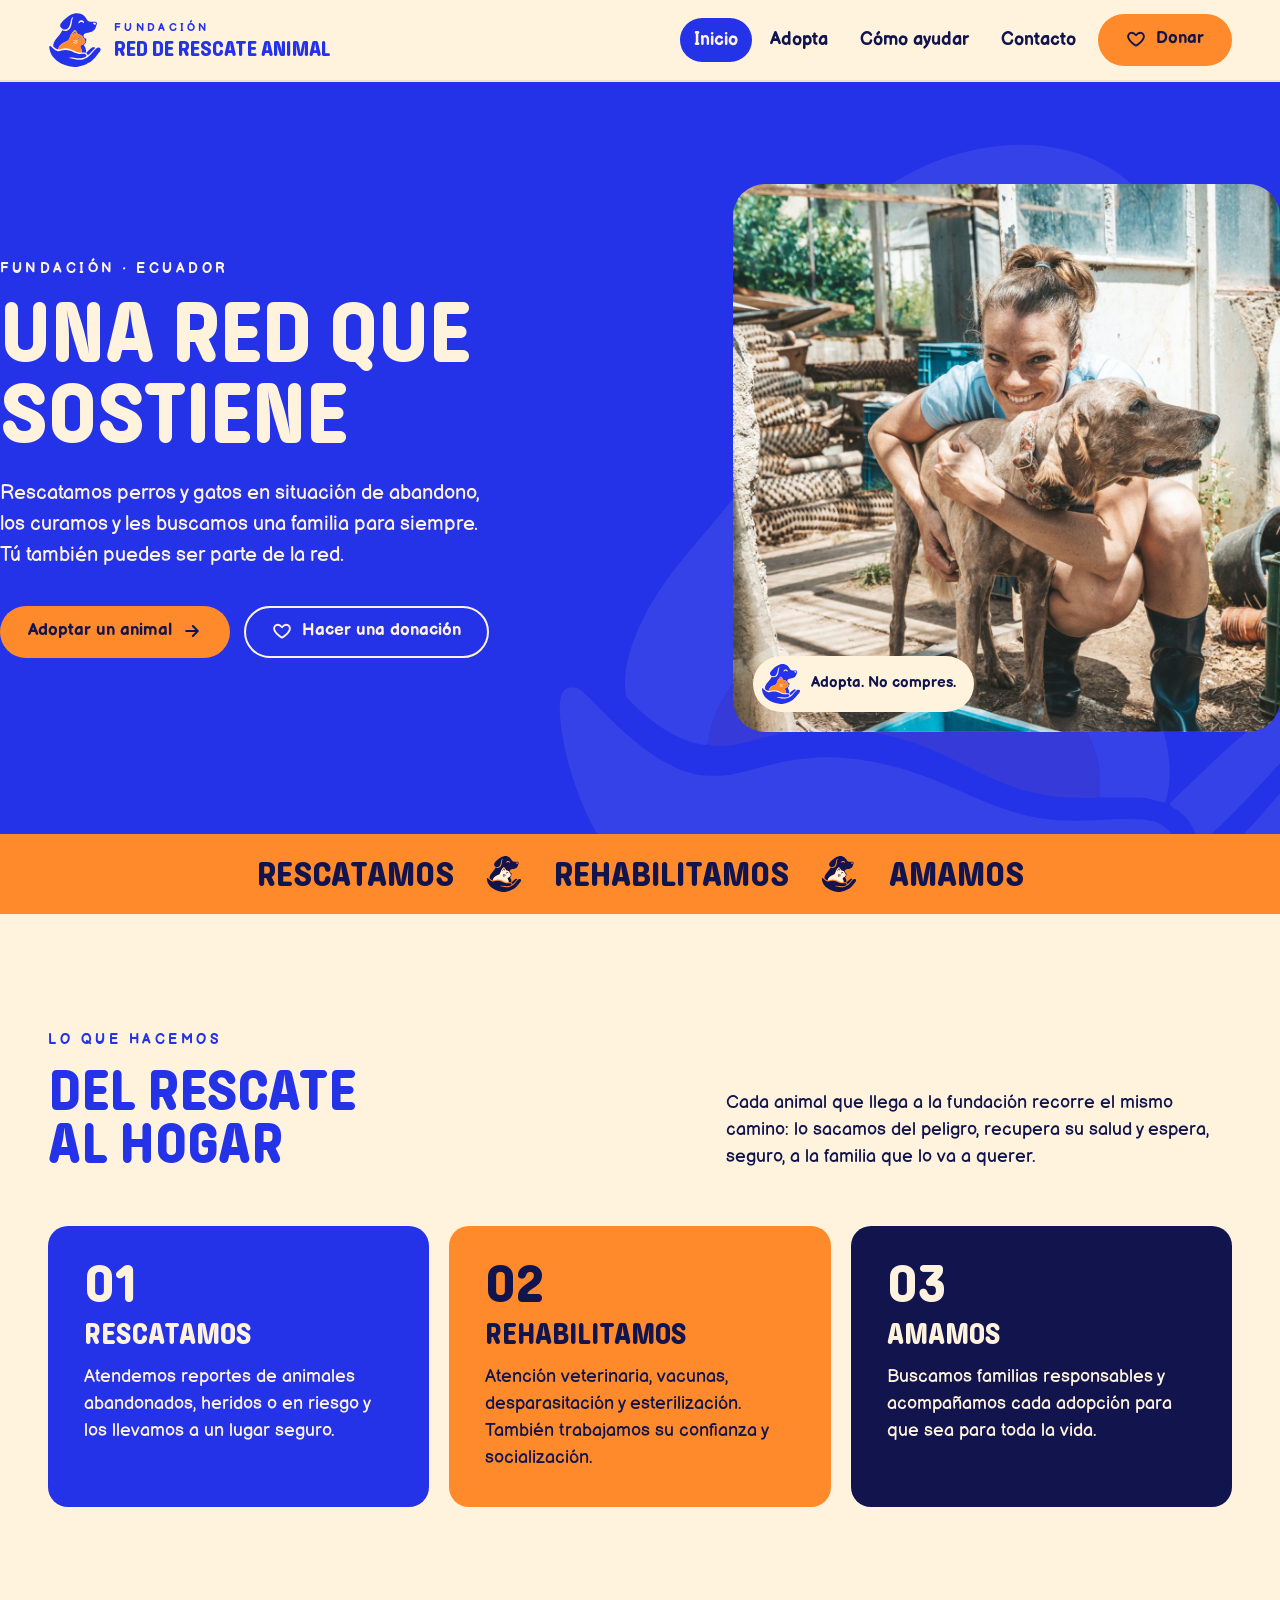
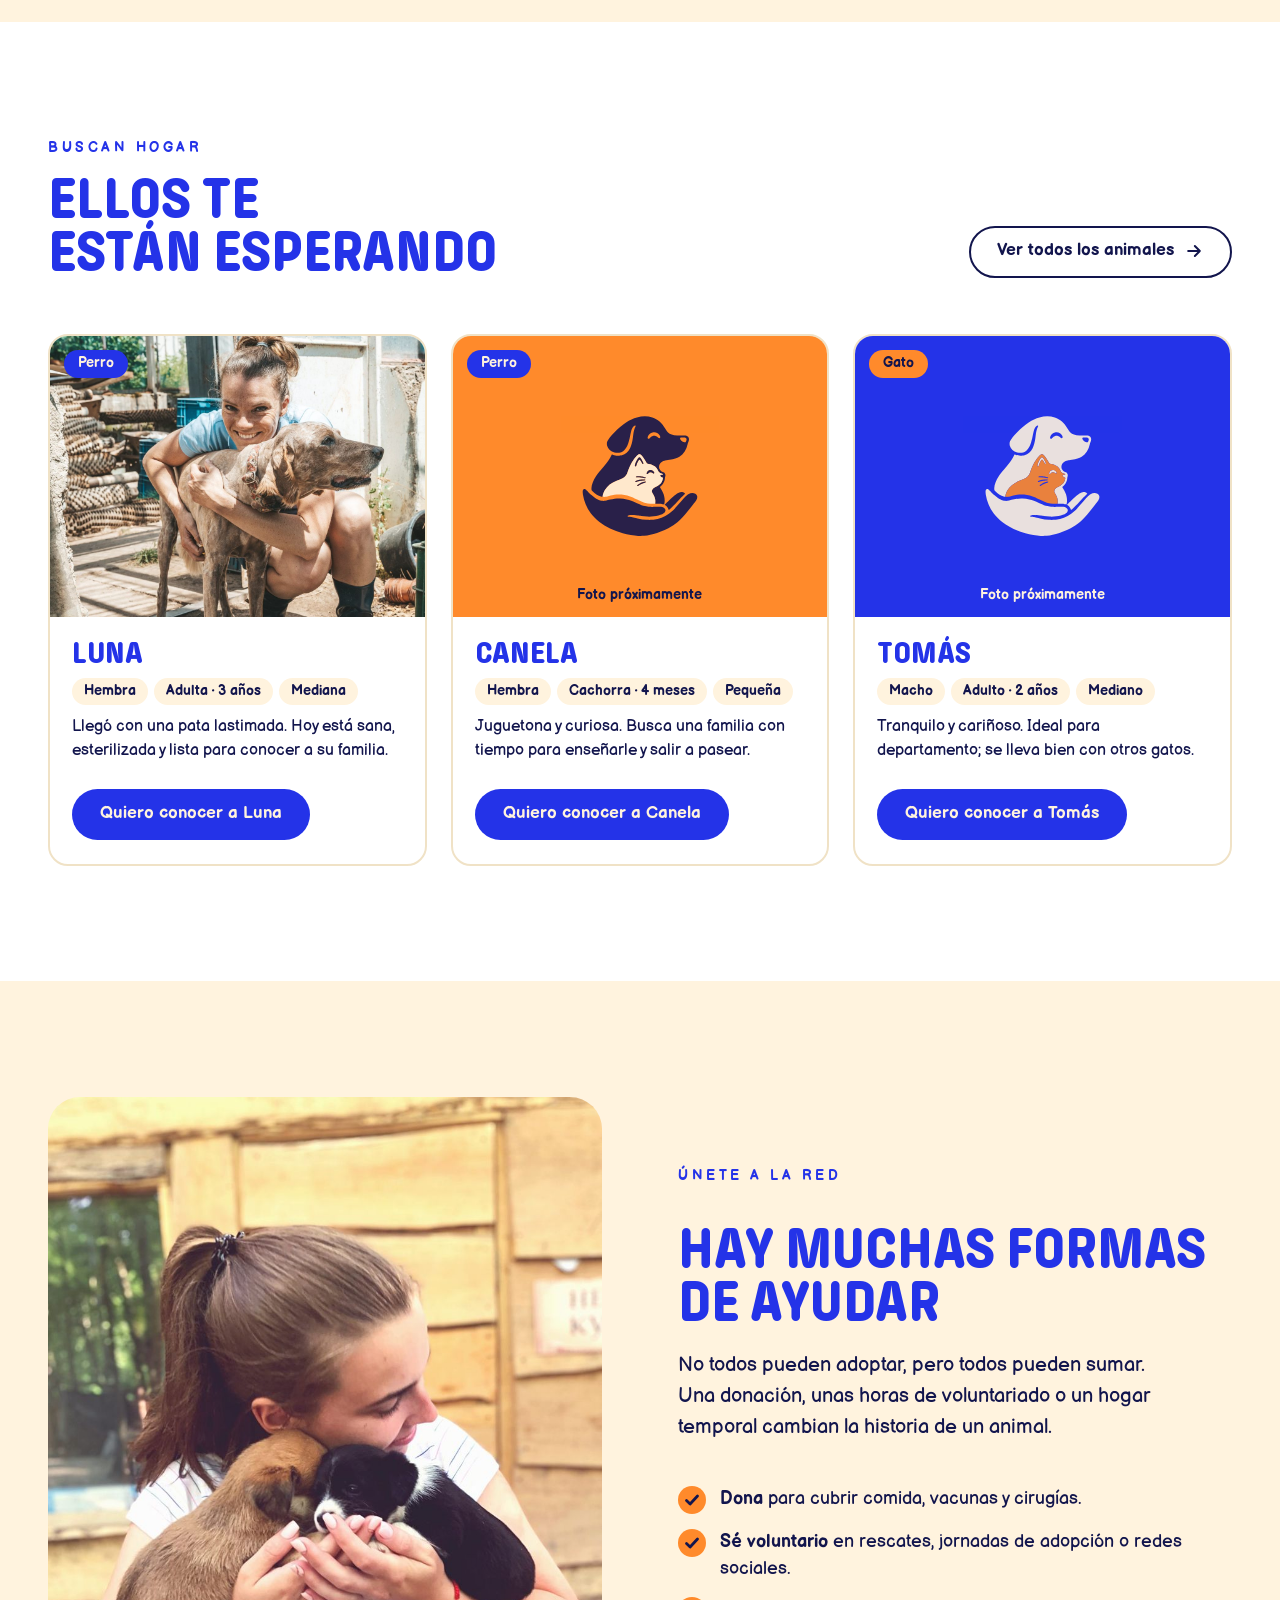
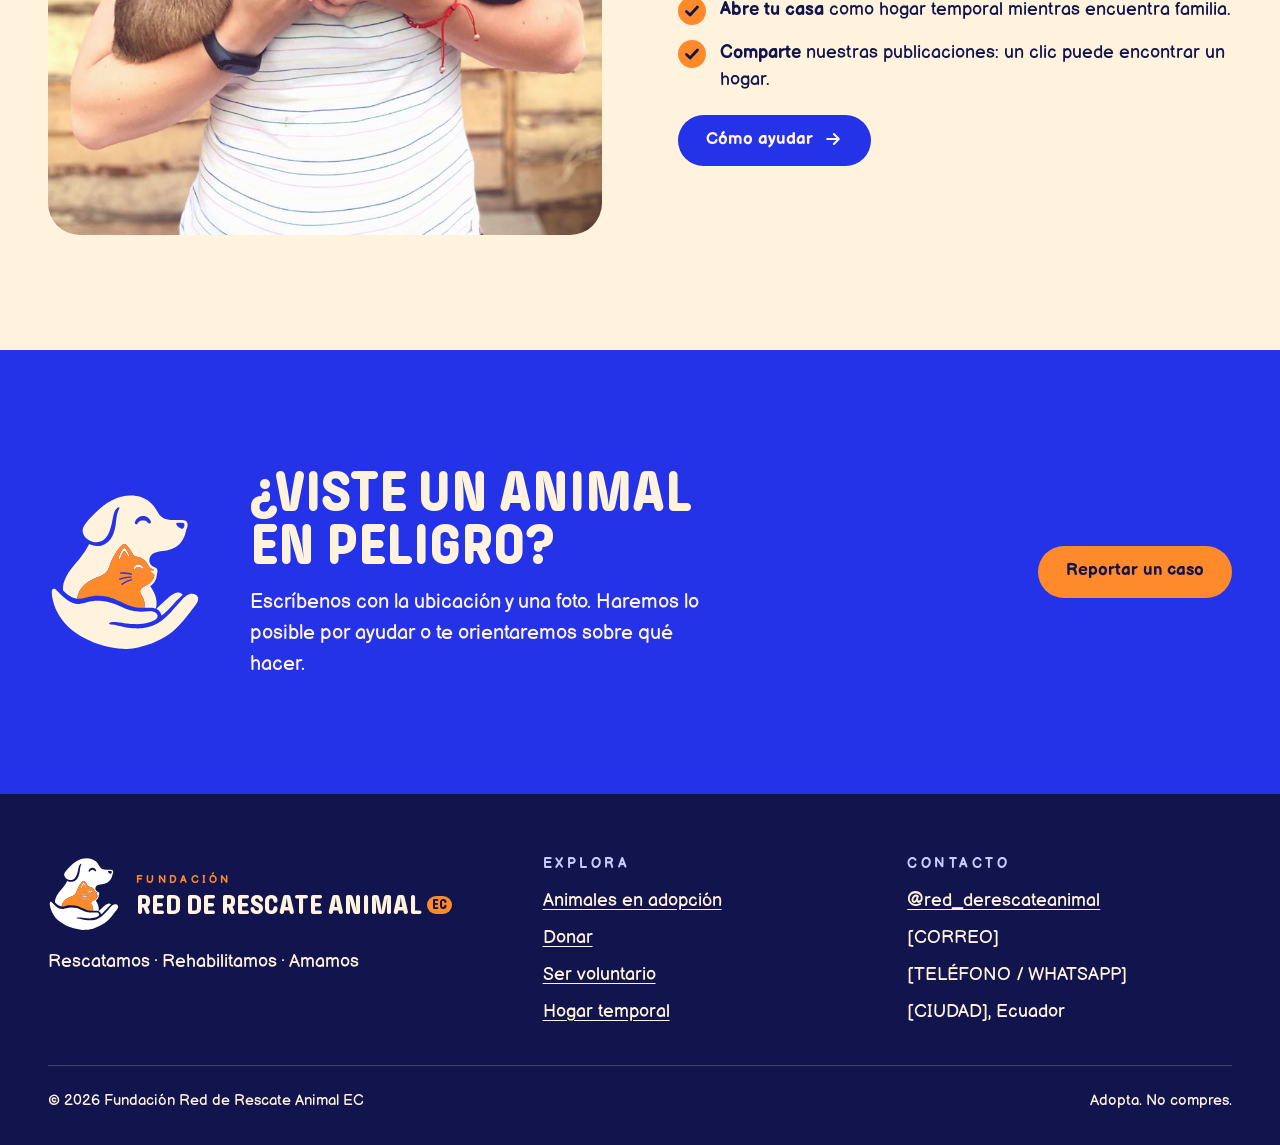
<file: index.html>
<!doctype html>
<html lang="es">
<head>
<meta charset="utf-8">
<meta name="viewport" content="width=device-width, initial-scale=1">
<title>Fundación Red de Rescate Animal EC · Rescatamos, rehabilitamos, amamos</title>
<meta name="description" content="Fundación ecuatoriana que rescata, rehabilita y da en adopción a perros y gatos abandonados. Adopta, dona o hazte voluntario.">
<meta name="theme-color" content="#2433E8">
<meta property="og:title" content="Fundación Red de Rescate Animal EC · Rescatamos, rehabilitamos, amamos">
<meta property="og:description" content="Fundación ecuatoriana que rescata, rehabilita y da en adopción a perros y gatos abandonados. Adopta, dona o hazte voluntario.">
<meta property="og:image" content="assets/img/rescate-abrazo.jpg">
<meta property="og:locale" content="es_EC">
<link rel="icon" href="assets/img/isotipo-reducido.svg" type="image/svg+xml">
<link rel="preconnect" href="https://fonts.googleapis.com">
<link rel="preconnect" href="https://fonts.gstatic.com" crossorigin>
<link rel="stylesheet" href="https://fonts.googleapis.com/css2?family=Balsamiq+Sans:wght@400;700&amp;display=swap">
<link rel="preload" href="assets/fonts/pilcrow-rounded-900.woff2" as="font" type="font/woff2" crossorigin>
<link rel="stylesheet" href="assets/css/styles.css">
</head>
<body>
<a class="saltar" href="#contenido">Saltar al contenido</a>
<header class="cabecera">
<div class="contenedor cabecera__fila">
<a class="marca" href="index.html" aria-label="Fundación Red de Rescate Animal EC, inicio">
<img src="assets/img/isotipo-color.svg" alt="" width="54" height="54">
<span class="marca__texto"><span class="marca__fundacion">FUNDACIÓN</span><span class="marca__nombre">Red de Rescate Animal</span></span>
</a>
<nav class="nav" aria-label="Principal">
<button class="nav__toggle" type="button" aria-expanded="false" aria-controls="menu-principal" aria-label="Abrir menú"><svg class="icono-menu" viewBox="0 0 24 24" fill="none" stroke="currentColor" stroke-width="2.4" stroke-linecap="round" aria-hidden="true"><path d="M4 7h16M4 12h16M4 17h16"/></svg><svg class="icono-cerrar" viewBox="0 0 24 24" fill="none" stroke="currentColor" stroke-width="2.4" stroke-linecap="round" aria-hidden="true"><path d="M6 6l12 12M18 6L6 18"/></svg></button>
<div class="nav__panel" id="menu-principal">
<ul class="nav__lista">
<li><a href="index.html" aria-current="page">Inicio</a></li>
<li><a href="adopta.html">Adopta</a></li>
<li><a href="ayuda.html">Cómo ayudar</a></li>
<li><a href="contacto.html">Contacto</a></li>
</ul>
<a class="boton boton--naranja" href="ayuda.html#donar"><svg viewBox="0 0 24 24" fill="none" stroke="currentColor" stroke-width="2.2" stroke-linecap="round" stroke-linejoin="round" aria-hidden="true"><path d="M12 20s-7.5-4.6-9.2-9.4C1.7 7.4 3.9 4.5 7 4.5c2 0 3.4 1.1 5 3 1.6-1.9 3-3 5-3 3.1 0 5.3 2.9 4.2 6.1C19.5 15.4 12 20 12 20z"/></svg>Donar</a>
</div>
</nav>
</div>
</header>
<main id="contenido">
<section class="portada">
<img class="portada__marca-agua" src="assets/img/isotipo-negativo.svg" alt="" aria-hidden="true">
<div class="contenedor portada__grid">
<div>
<span class="etiqueta">Fundación · Ecuador</span>
<h1>Una red que<br>sostiene</h1>
<p class="lead">Rescatamos perros y gatos en situación de abandono, los curamos y les buscamos una familia para siempre. Tú también puedes ser parte de la red.</p>
<div class="botones">
<a class="boton boton--naranja" href="adopta.html">Adoptar un animal <svg viewBox="0 0 24 24" fill="none" stroke="currentColor" stroke-width="2.4" stroke-linecap="round" stroke-linejoin="round" aria-hidden="true"><path d="M5 12h14M13 6l6 6-6 6"/></svg></a>
<a class="boton boton--borde-claro" href="ayuda.html#donar"><svg viewBox="0 0 24 24" fill="none" stroke="currentColor" stroke-width="2.2" stroke-linecap="round" stroke-linejoin="round" aria-hidden="true"><path d="M12 20s-7.5-4.6-9.2-9.4C1.7 7.4 3.9 4.5 7 4.5c2 0 3.4 1.1 5 3 1.6-1.9 3-3 5-3 3.1 0 5.3 2.9 4.2 6.1C19.5 15.4 12 20 12 20z"/></svg>Hacer una donación</a>
</div>
</div>
<div class="portada__foto">
<img src="assets/img/rescate-abrazo.jpg" alt="Voluntaria abrazando a un perro rescatado" width="1200" height="1200" fetchpriority="high">
<span class="portada__sello"><img src="assets/img/isotipo-color.svg" alt="">Adopta. No compres.</span>
</div>
</div>
</section>

<div class="lema">
<div class="contenedor lema__fila">
<span>Rescatamos</span><img src="assets/img/isotipo-tinta.svg" alt=""><span>Rehabilitamos</span><img src="assets/img/isotipo-tinta.svg" alt=""><span>Amamos</span>
</div>
</div>

<section class="seccion">
<div class="contenedor">
<div class="seccion__cabeza">
<div>
<span class="etiqueta">Lo que hacemos</span>
<h2>Del rescate<br>al hogar</h2>
</div>
<p>Cada animal que llega a la fundación recorre el mismo camino: lo sacamos del peligro, recupera su salud y espera, seguro, a la familia que lo va a querer.</p>
</div>
<div class="pilares">
<article class="pilar pilar--azul">
<span class="pilar__num">01</span>
<h3>Rescatamos</h3>
<p>Atendemos reportes de animales abandonados, heridos o en riesgo y los llevamos a un lugar seguro.</p>
</article>
<article class="pilar pilar--naranja">
<span class="pilar__num">02</span>
<h3>Rehabilitamos</h3>
<p>Atención veterinaria, vacunas, desparasitación y esterilización. También trabajamos su confianza y socialización.</p>
</article>
<article class="pilar pilar--tinta">
<span class="pilar__num">03</span>
<h3>Amamos</h3>
<p>Buscamos familias responsables y acompañamos cada adopción para que sea para toda la vida.</p>
</article>
</div>
</div>
</section>

<section class="seccion seccion--blanca">
<div class="contenedor">
<div class="seccion__cabeza">
<div>
<span class="etiqueta">Buscan hogar</span>
<h2>Ellos te<br>están esperando</h2>
</div>
<a class="boton boton--borde" href="adopta.html">Ver todos los animales <svg viewBox="0 0 24 24" fill="none" stroke="currentColor" stroke-width="2.4" stroke-linecap="round" stroke-linejoin="round" aria-hidden="true"><path d="M5 12h14M13 6l6 6-6 6"/></svg></a>
</div>
<div class="animales animales--3">
<!-- EJEMPLO: reemplazar con datos reales -->
<article class="animal" data-especie="perro" data-etiquetas="adulto">
<div class="animal__foto"><img class="foto" src="assets/img/rescate-abrazo.jpg" alt="Luna, perro en adopción" loading="lazy" width="600" height="450"><span class="pildora pildora--azul animal__especie">Perro</span></div>
<div class="animal__cuerpo">
<h3>Luna</h3>
<ul class="animal__datos" aria-label="Datos de Luna"><li>Hembra</li><li>Adulta · 3 años</li><li>Mediana</li></ul>
<p>Llegó con una pata lastimada. Hoy está sana, esterilizada y lista para conocer a su familia.</p>
<a class="boton boton--azul" href="contacto.html?animal=Luna">Quiero conocer a Luna</a>
</div>
</article><!-- EJEMPLO: reemplazar con datos reales -->
<article class="animal" data-especie="perro" data-etiquetas="cachorro">
<div class="animal__foto animal__foto--vacia animal__foto--naranja"><img src="assets/img/isotipo-tinta.svg" alt="" loading="lazy" width="120" height="120"><span class="animal__aviso">Foto próximamente</span><span class="pildora pildora--azul animal__especie">Perro</span></div>
<div class="animal__cuerpo">
<h3>Canela</h3>
<ul class="animal__datos" aria-label="Datos de Canela"><li>Hembra</li><li>Cachorra · 4 meses</li><li>Pequeña</li></ul>
<p>Juguetona y curiosa. Busca una familia con tiempo para enseñarle y salir a pasear.</p>
<a class="boton boton--azul" href="contacto.html?animal=Canela">Quiero conocer a Canela</a>
</div>
</article><!-- EJEMPLO: reemplazar con datos reales -->
<article class="animal" data-especie="gato" data-etiquetas="adulto">
<div class="animal__foto animal__foto--vacia animal__foto--azul"><img src="assets/img/isotipo-negativo.svg" alt="" loading="lazy" width="120" height="120"><span class="animal__aviso">Foto próximamente</span><span class="pildora pildora--naranja animal__especie">Gato</span></div>
<div class="animal__cuerpo">
<h3>Tomás</h3>
<ul class="animal__datos" aria-label="Datos de Tomás"><li>Macho</li><li>Adulto · 2 años</li><li>Mediano</li></ul>
<p>Tranquilo y cariñoso. Ideal para departamento; se lleva bien con otros gatos.</p>
<a class="boton boton--azul" href="contacto.html?animal=Tomás">Quiero conocer a Tomás</a>
</div>
</article>
</div>
</div>
</section>

<section class="seccion">
<div class="contenedor dividido">
<div class="dividido__foto">
<img src="assets/img/voluntaria-cachorros.jpg" alt="Voluntaria abrazando a dos cachorros rescatados" loading="lazy" width="900" height="1200">
</div>
<div class="dividido__texto">
<span class="etiqueta">Únete a la red</span>
<h2>Hay muchas formas<br>de ayudar</h2>
<p class="lead">No todos pueden adoptar, pero todos pueden sumar. Una donación, unas horas de voluntariado o un hogar temporal cambian la historia de un animal.</p>
<ul class="lista-check">
<li><svg viewBox="0 0 28 28" aria-hidden="true"><circle cx="14" cy="14" r="14" fill="#FF8A2B"/><path d="M8.5 14.5l3.6 3.5 7.4-8" fill="none" stroke="#12154D" stroke-width="2.8" stroke-linecap="round" stroke-linejoin="round"/></svg><span><strong>Dona</strong> para cubrir comida, vacunas y cirugías.</span></li>
<li><svg viewBox="0 0 28 28" aria-hidden="true"><circle cx="14" cy="14" r="14" fill="#FF8A2B"/><path d="M8.5 14.5l3.6 3.5 7.4-8" fill="none" stroke="#12154D" stroke-width="2.8" stroke-linecap="round" stroke-linejoin="round"/></svg><span><strong>Sé voluntario</strong> en rescates, jornadas de adopción o redes sociales.</span></li>
<li><svg viewBox="0 0 28 28" aria-hidden="true"><circle cx="14" cy="14" r="14" fill="#FF8A2B"/><path d="M8.5 14.5l3.6 3.5 7.4-8" fill="none" stroke="#12154D" stroke-width="2.8" stroke-linecap="round" stroke-linejoin="round"/></svg><span><strong>Abre tu casa</strong> como hogar temporal mientras encuentra familia.</span></li>
<li><svg viewBox="0 0 28 28" aria-hidden="true"><circle cx="14" cy="14" r="14" fill="#FF8A2B"/><path d="M8.5 14.5l3.6 3.5 7.4-8" fill="none" stroke="#12154D" stroke-width="2.8" stroke-linecap="round" stroke-linejoin="round"/></svg><span><strong>Comparte</strong> nuestras publicaciones: un clic puede encontrar un hogar.</span></li>
</ul>
<div class="botones">
<a class="boton boton--azul" href="ayuda.html">Cómo ayudar <svg viewBox="0 0 24 24" fill="none" stroke="currentColor" stroke-width="2.4" stroke-linecap="round" stroke-linejoin="round" aria-hidden="true"><path d="M5 12h14M13 6l6 6-6 6"/></svg></a>
</div>
</div>
</div>
</section>

<section class="seccion seccion--azul">
<div class="contenedor llamado">
<img src="assets/img/isotipo-negativo.svg" alt="" aria-hidden="true">
<div>
<h2>¿Viste un animal<br>en peligro?</h2>
<p class="lead mt-0" style="margin-top:16px">Escríbenos con la ubicación y una foto. Haremos lo posible por ayudar o te orientaremos sobre qué hacer.</p>
</div>
<a class="boton boton--naranja" href="contacto.html?motivo=Reportar%20un%20rescate">Reportar un caso</a>
</div>
</section>
</main>
<footer class="pie">
<div class="contenedor">
<div class="pie__grid">
<div>
<div class="pie__marca">
<img src="assets/img/isotipo-blanco.svg" alt="" width="72" height="72">
<div class="marca__texto"><span class="marca__fundacion">FUNDACIÓN</span><span class="marca__nombre">Red de Rescate Animal <span class="ec">EC</span></span></div>
</div>
<p class="pie__lema">Rescatamos · Rehabilitamos · Amamos</p>
</div>
<div>
<h2>Explora</h2>
<ul>
<li><a href="adopta.html">Animales en adopción</a></li>
<li><a href="ayuda.html#donar">Donar</a></li>
<li><a href="ayuda.html#voluntariado">Ser voluntario</a></li>
<li><a href="ayuda.html#hogar-temporal">Hogar temporal</a></li>
</ul>
</div>
<div>
<h2>Contacto</h2>
<ul>
<li><a href="https://www.instagram.com/red_derescateanimal/" rel="noopener">@red_derescateanimal</a></li>
<li>[CORREO]</li>
<li>[TELÉFONO / WHATSAPP]</li>
<li>[CIUDAD], Ecuador</li>
</ul>
</div>
</div>
<div class="pie__base">
<span>© <span data-anio>2026</span> Fundación Red de Rescate Animal EC</span>
<span>Adopta. No compres.</span>
</div>
</div>
</footer>
<script src="assets/js/main.js" defer></script>
</body>
</html>
</file>
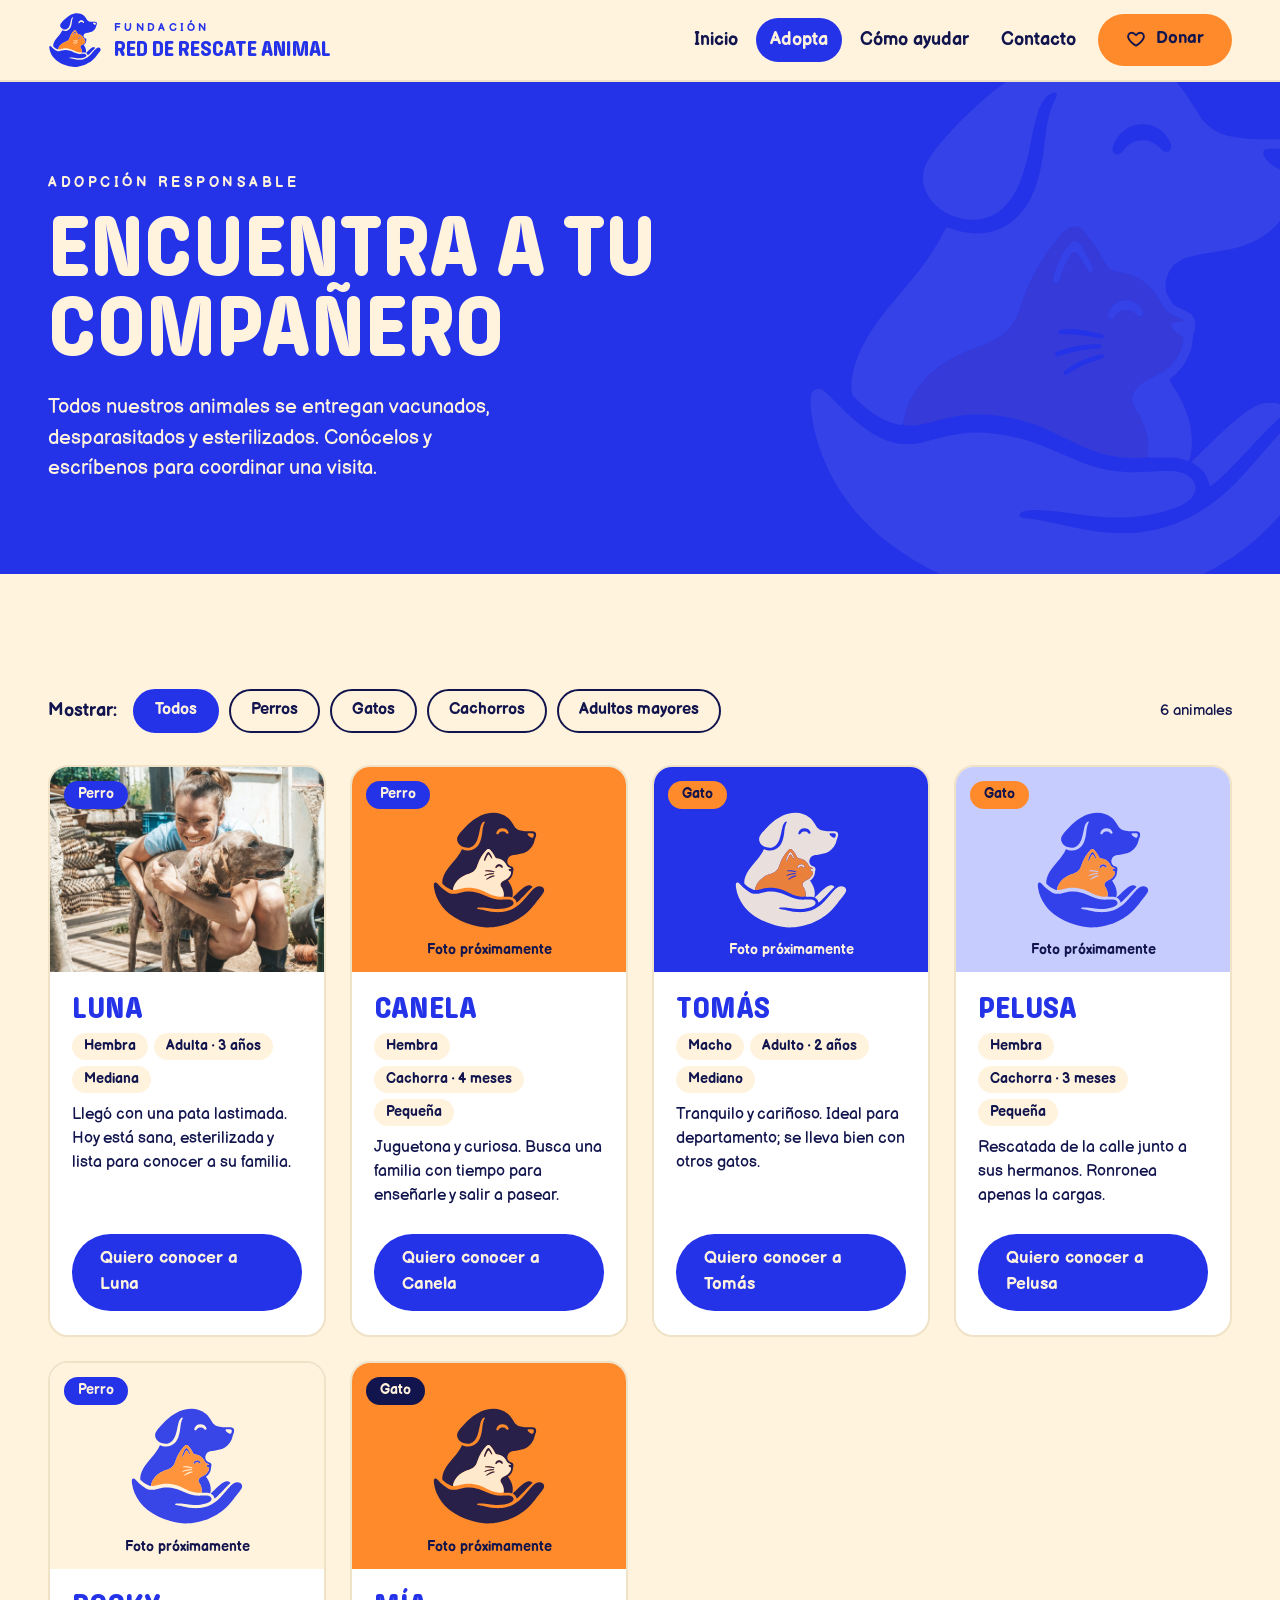
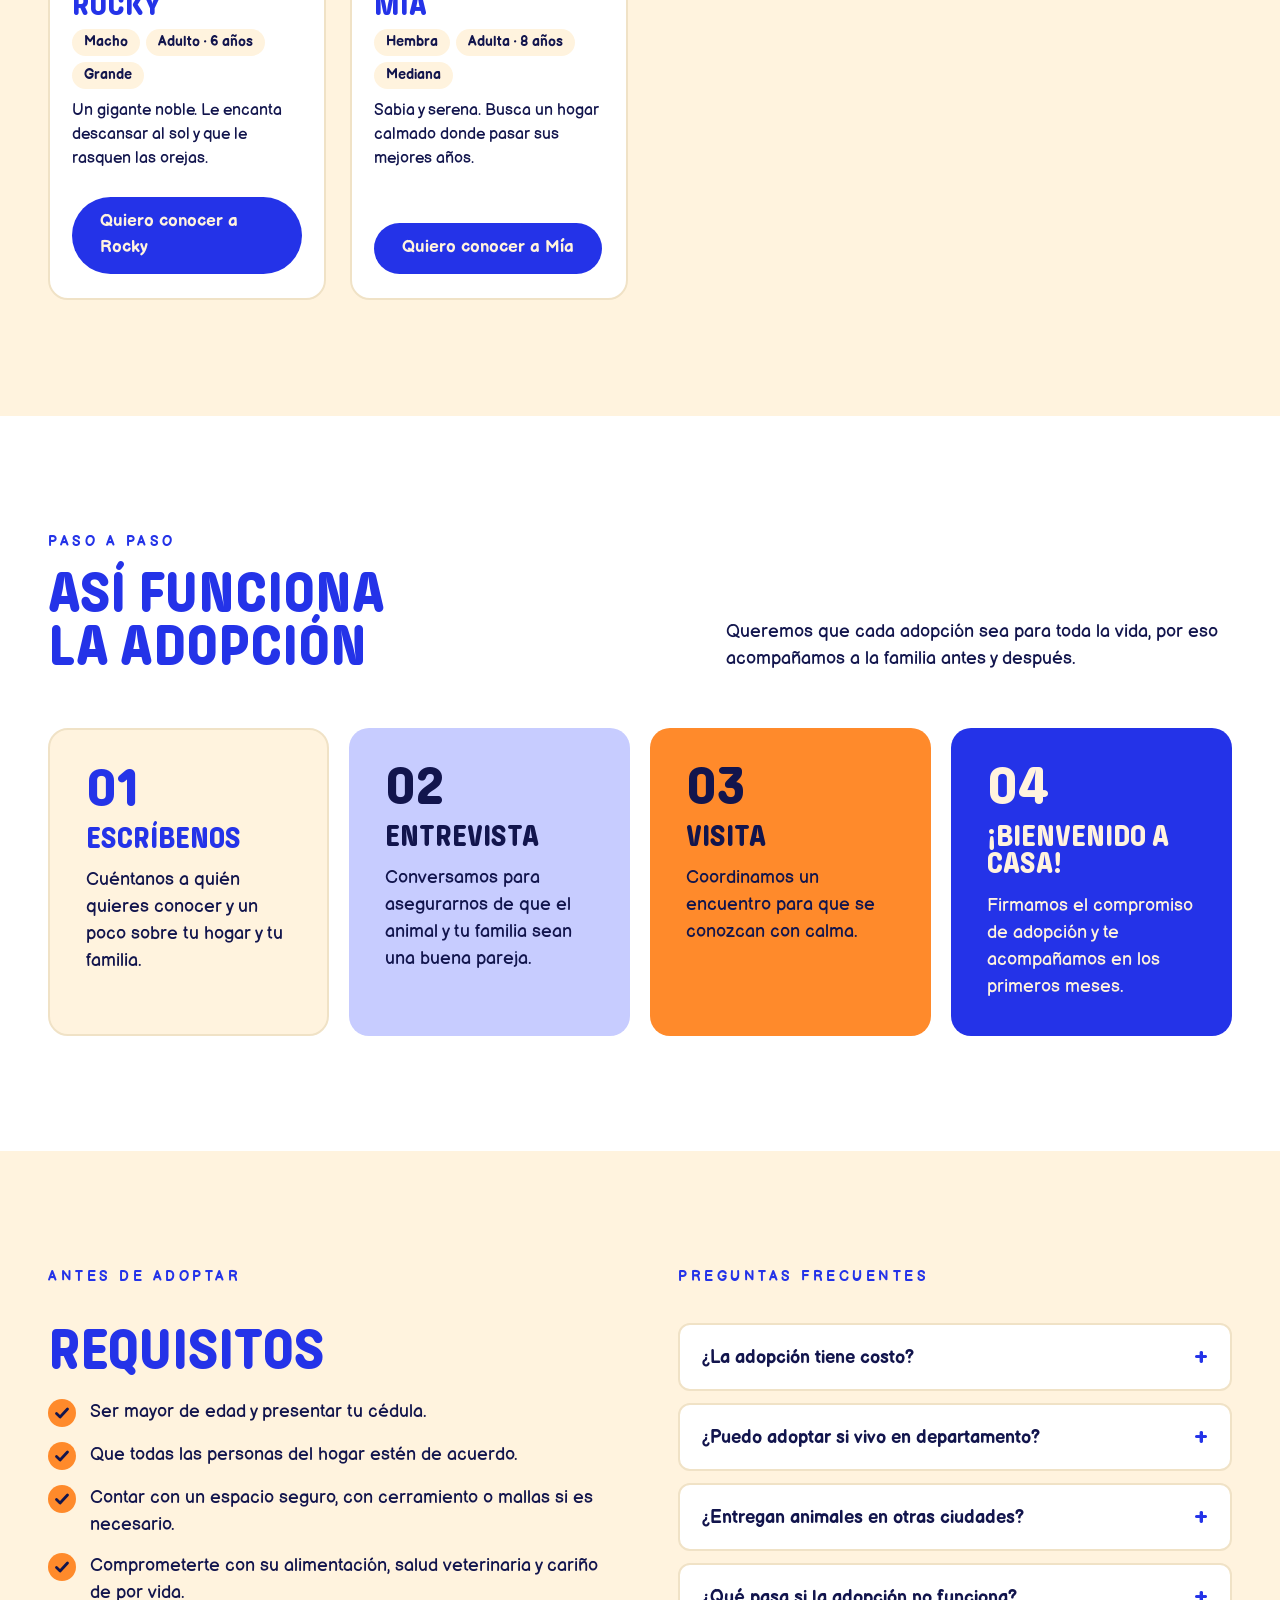
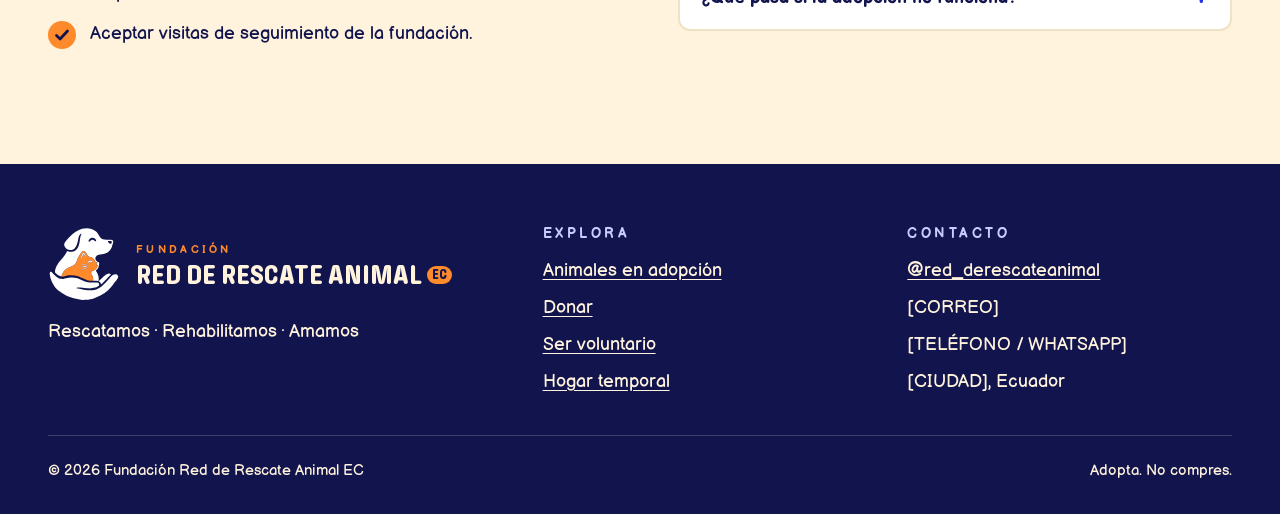
<file: adopta.html>
<!doctype html>
<html lang="es">
<head>
<meta charset="utf-8">
<meta name="viewport" content="width=device-width, initial-scale=1">
<title>Animales en adopción · Fundación Red de Rescate Animal EC</title>
<meta name="description" content="Perros y gatos rescatados que buscan una familia. Todos se entregan vacunados, desparasitados y esterilizados.">
<meta name="theme-color" content="#2433E8">
<meta property="og:title" content="Animales en adopción · Fundación Red de Rescate Animal EC">
<meta property="og:description" content="Perros y gatos rescatados que buscan una familia. Todos se entregan vacunados, desparasitados y esterilizados.">
<meta property="og:image" content="assets/img/rescate-abrazo.jpg">
<meta property="og:locale" content="es_EC">
<link rel="icon" href="assets/img/isotipo-reducido.svg" type="image/svg+xml">
<link rel="preconnect" href="https://fonts.googleapis.com">
<link rel="preconnect" href="https://fonts.gstatic.com" crossorigin>
<link rel="stylesheet" href="https://fonts.googleapis.com/css2?family=Balsamiq+Sans:wght@400;700&amp;display=swap">
<link rel="preload" href="assets/fonts/pilcrow-rounded-900.woff2" as="font" type="font/woff2" crossorigin>
<link rel="stylesheet" href="assets/css/styles.css">
</head>
<body>
<a class="saltar" href="#contenido">Saltar al contenido</a>
<header class="cabecera">
<div class="contenedor cabecera__fila">
<a class="marca" href="index.html" aria-label="Fundación Red de Rescate Animal EC, inicio">
<img src="assets/img/isotipo-color.svg" alt="" width="54" height="54">
<span class="marca__texto"><span class="marca__fundacion">FUNDACIÓN</span><span class="marca__nombre">Red de Rescate Animal</span></span>
</a>
<nav class="nav" aria-label="Principal">
<button class="nav__toggle" type="button" aria-expanded="false" aria-controls="menu-principal" aria-label="Abrir menú"><svg class="icono-menu" viewBox="0 0 24 24" fill="none" stroke="currentColor" stroke-width="2.4" stroke-linecap="round" aria-hidden="true"><path d="M4 7h16M4 12h16M4 17h16"/></svg><svg class="icono-cerrar" viewBox="0 0 24 24" fill="none" stroke="currentColor" stroke-width="2.4" stroke-linecap="round" aria-hidden="true"><path d="M6 6l12 12M18 6L6 18"/></svg></button>
<div class="nav__panel" id="menu-principal">
<ul class="nav__lista">
<li><a href="index.html">Inicio</a></li>
<li><a href="adopta.html" aria-current="page">Adopta</a></li>
<li><a href="ayuda.html">Cómo ayudar</a></li>
<li><a href="contacto.html">Contacto</a></li>
</ul>
<a class="boton boton--naranja" href="ayuda.html#donar"><svg viewBox="0 0 24 24" fill="none" stroke="currentColor" stroke-width="2.2" stroke-linecap="round" stroke-linejoin="round" aria-hidden="true"><path d="M12 20s-7.5-4.6-9.2-9.4C1.7 7.4 3.9 4.5 7 4.5c2 0 3.4 1.1 5 3 1.6-1.9 3-3 5-3 3.1 0 5.3 2.9 4.2 6.1C19.5 15.4 12 20 12 20z"/></svg>Donar</a>
</div>
</nav>
</div>
</header>
<main id="contenido">
<section class="cabeza-pagina">
<img class="cabeza-pagina__marca-agua" src="assets/img/isotipo-negativo.svg" alt="" aria-hidden="true">
<div class="contenedor" style="position:relative">
<span class="etiqueta">Adopción responsable</span>
<h1>Encuentra a tu compañero</h1>
<p class="lead">Todos nuestros animales se entregan vacunados, desparasitados y esterilizados. Conócelos y escríbenos para coordinar una visita.</p>
</div>
</section>

<section class="seccion">
<div class="contenedor">
<div class="filtros" role="group" aria-label="Filtrar animales">
<span class="filtros__titulo">Mostrar:</span>
<button class="filtro" type="button" data-filtro="todos" aria-pressed="true">Todos</button>
<button class="filtro" type="button" data-filtro="perro" aria-pressed="false">Perros</button>
<button class="filtro" type="button" data-filtro="gato" aria-pressed="false">Gatos</button>
<button class="filtro" type="button" data-filtro="cachorro" aria-pressed="false">Cachorros</button>
<button class="filtro" type="button" data-filtro="mayor" aria-pressed="false">Adultos mayores</button>
<span class="filtros__conteo" data-conteo aria-live="polite">6 animales</span>
</div>
<div class="animales">
<!-- EJEMPLO: reemplazar con datos reales -->
<article class="animal" data-especie="perro" data-etiquetas="adulto">
<div class="animal__foto"><img class="foto" src="assets/img/rescate-abrazo.jpg" alt="Luna, perro en adopción" loading="lazy" width="600" height="450"><span class="pildora pildora--azul animal__especie">Perro</span></div>
<div class="animal__cuerpo">
<h3>Luna</h3>
<ul class="animal__datos" aria-label="Datos de Luna"><li>Hembra</li><li>Adulta · 3 años</li><li>Mediana</li></ul>
<p>Llegó con una pata lastimada. Hoy está sana, esterilizada y lista para conocer a su familia.</p>
<a class="boton boton--azul" href="contacto.html?animal=Luna">Quiero conocer a Luna</a>
</div>
</article><!-- EJEMPLO: reemplazar con datos reales -->
<article class="animal" data-especie="perro" data-etiquetas="cachorro">
<div class="animal__foto animal__foto--vacia animal__foto--naranja"><img src="assets/img/isotipo-tinta.svg" alt="" loading="lazy" width="120" height="120"><span class="animal__aviso">Foto próximamente</span><span class="pildora pildora--azul animal__especie">Perro</span></div>
<div class="animal__cuerpo">
<h3>Canela</h3>
<ul class="animal__datos" aria-label="Datos de Canela"><li>Hembra</li><li>Cachorra · 4 meses</li><li>Pequeña</li></ul>
<p>Juguetona y curiosa. Busca una familia con tiempo para enseñarle y salir a pasear.</p>
<a class="boton boton--azul" href="contacto.html?animal=Canela">Quiero conocer a Canela</a>
</div>
</article><!-- EJEMPLO: reemplazar con datos reales -->
<article class="animal" data-especie="gato" data-etiquetas="adulto">
<div class="animal__foto animal__foto--vacia animal__foto--azul"><img src="assets/img/isotipo-negativo.svg" alt="" loading="lazy" width="120" height="120"><span class="animal__aviso">Foto próximamente</span><span class="pildora pildora--naranja animal__especie">Gato</span></div>
<div class="animal__cuerpo">
<h3>Tomás</h3>
<ul class="animal__datos" aria-label="Datos de Tomás"><li>Macho</li><li>Adulto · 2 años</li><li>Mediano</li></ul>
<p>Tranquilo y cariñoso. Ideal para departamento; se lleva bien con otros gatos.</p>
<a class="boton boton--azul" href="contacto.html?animal=Tomás">Quiero conocer a Tomás</a>
</div>
</article><!-- EJEMPLO: reemplazar con datos reales -->
<article class="animal" data-especie="gato" data-etiquetas="cachorro">
<div class="animal__foto animal__foto--vacia"><img src="assets/img/isotipo-color.svg" alt="" loading="lazy" width="120" height="120"><span class="animal__aviso">Foto próximamente</span><span class="pildora pildora--naranja animal__especie">Gato</span></div>
<div class="animal__cuerpo">
<h3>Pelusa</h3>
<ul class="animal__datos" aria-label="Datos de Pelusa"><li>Hembra</li><li>Cachorra · 3 meses</li><li>Pequeña</li></ul>
<p>Rescatada de la calle junto a sus hermanos. Ronronea apenas la cargas.</p>
<a class="boton boton--azul" href="contacto.html?animal=Pelusa">Quiero conocer a Pelusa</a>
</div>
</article><!-- EJEMPLO: reemplazar con datos reales -->
<article class="animal" data-especie="perro" data-etiquetas="adulto mayor">
<div class="animal__foto animal__foto--vacia animal__foto--crema"><img src="assets/img/isotipo-color.svg" alt="" loading="lazy" width="120" height="120"><span class="animal__aviso">Foto próximamente</span><span class="pildora pildora--azul animal__especie">Perro</span></div>
<div class="animal__cuerpo">
<h3>Rocky</h3>
<ul class="animal__datos" aria-label="Datos de Rocky"><li>Macho</li><li>Adulto · 6 años</li><li>Grande</li></ul>
<p>Un gigante noble. Le encanta descansar al sol y que le rasquen las orejas.</p>
<a class="boton boton--azul" href="contacto.html?animal=Rocky">Quiero conocer a Rocky</a>
</div>
</article><!-- EJEMPLO: reemplazar con datos reales -->
<article class="animal" data-especie="gato" data-etiquetas="adulto mayor">
<div class="animal__foto animal__foto--vacia animal__foto--naranja"><img src="assets/img/isotipo-tinta.svg" alt="" loading="lazy" width="120" height="120"><span class="animal__aviso">Foto próximamente</span><span class="pildora pildora--tinta animal__especie">Gato</span></div>
<div class="animal__cuerpo">
<h3>Mía</h3>
<ul class="animal__datos" aria-label="Datos de Mía"><li>Hembra</li><li>Adulta · 8 años</li><li>Mediana</li></ul>
<p>Sabia y serena. Busca un hogar calmado donde pasar sus mejores años.</p>
<a class="boton boton--azul" href="contacto.html?animal=Mía">Quiero conocer a Mía</a>
</div>
</article>
</div>
<p class="sin-resultados" hidden>Por ahora no tenemos animales en esta categoría. ¡Vuelve pronto o síguenos en Instagram!</p>
</div>
</section>

<section class="seccion seccion--blanca">
<div class="contenedor">
<div class="seccion__cabeza">
<div>
<span class="etiqueta">Paso a paso</span>
<h2>Así funciona<br>la adopción</h2>
</div>
<p>Queremos que cada adopción sea para toda la vida, por eso acompañamos a la familia antes y después.</p>
</div>
<div class="pilares" style="grid-template-columns:repeat(auto-fit,minmax(220px,1fr))">
<article class="pilar pilar--crema"><span class="pilar__num" style="color:var(--azul)">01</span><h3>Escríbenos</h3><p>Cuéntanos a quién quieres conocer y un poco sobre tu hogar y tu familia.</p></article>
<article class="pilar pilar--cielo"><span class="pilar__num">02</span><h3>Entrevista</h3><p>Conversamos para asegurarnos de que el animal y tu familia sean una buena pareja.</p></article>
<article class="pilar pilar--naranja"><span class="pilar__num">03</span><h3>Visita</h3><p>Coordinamos un encuentro para que se conozcan con calma.</p></article>
<article class="pilar pilar--azul"><span class="pilar__num">04</span><h3>¡Bienvenido a casa!</h3><p>Firmamos el compromiso de adopción y te acompañamos en los primeros meses.</p></article>
</div>
</div>
</section>

<section class="seccion">
<div class="contenedor dividido" style="align-items:start">
<div class="dividido__texto">
<span class="etiqueta">Antes de adoptar</span>
<h2>Requisitos</h2>
<ul class="lista-check">
<li><svg viewBox="0 0 28 28" aria-hidden="true"><circle cx="14" cy="14" r="14" fill="#FF8A2B"/><path d="M8.5 14.5l3.6 3.5 7.4-8" fill="none" stroke="#12154D" stroke-width="2.8" stroke-linecap="round" stroke-linejoin="round"/></svg><span>Ser mayor de edad y presentar tu cédula.</span></li>
<li><svg viewBox="0 0 28 28" aria-hidden="true"><circle cx="14" cy="14" r="14" fill="#FF8A2B"/><path d="M8.5 14.5l3.6 3.5 7.4-8" fill="none" stroke="#12154D" stroke-width="2.8" stroke-linecap="round" stroke-linejoin="round"/></svg><span>Que todas las personas del hogar estén de acuerdo.</span></li>
<li><svg viewBox="0 0 28 28" aria-hidden="true"><circle cx="14" cy="14" r="14" fill="#FF8A2B"/><path d="M8.5 14.5l3.6 3.5 7.4-8" fill="none" stroke="#12154D" stroke-width="2.8" stroke-linecap="round" stroke-linejoin="round"/></svg><span>Contar con un espacio seguro, con cerramiento o mallas si es necesario.</span></li>
<li><svg viewBox="0 0 28 28" aria-hidden="true"><circle cx="14" cy="14" r="14" fill="#FF8A2B"/><path d="M8.5 14.5l3.6 3.5 7.4-8" fill="none" stroke="#12154D" stroke-width="2.8" stroke-linecap="round" stroke-linejoin="round"/></svg><span>Comprometerte con su alimentación, salud veterinaria y cariño de por vida.</span></li>
<li><svg viewBox="0 0 28 28" aria-hidden="true"><circle cx="14" cy="14" r="14" fill="#FF8A2B"/><path d="M8.5 14.5l3.6 3.5 7.4-8" fill="none" stroke="#12154D" stroke-width="2.8" stroke-linecap="round" stroke-linejoin="round"/></svg><span>Aceptar visitas de seguimiento de la fundación.</span></li>
</ul>
</div>
<div class="dividido__texto">
<span class="etiqueta">Preguntas frecuentes</span>
<div class="faq">
<details><summary>¿La adopción tiene costo?</summary><div><p>[Indicar si se pide un aporte de adopción y qué cubre, por ejemplo vacunas y esterilización.]</p></div></details>
<details><summary>¿Puedo adoptar si vivo en departamento?</summary><div><p>Sí. Te ayudamos a elegir un compañero cuyo tamaño y energía se adapten a tu espacio y tu rutina.</p></div></details>
<details><summary>¿Entregan animales en otras ciudades?</summary><div><p>[Indicar en qué ciudades o provincias se realizan adopciones.]</p></div></details>
<details><summary>¿Qué pasa si la adopción no funciona?</summary><div><p>Escríbenos. Nunca abandones a un animal: la fundación lo recibe de vuelta y busca otra familia.</p></div></details>
</div>
</div>
</div>
</section>
</main>
<footer class="pie">
<div class="contenedor">
<div class="pie__grid">
<div>
<div class="pie__marca">
<img src="assets/img/isotipo-blanco.svg" alt="" width="72" height="72">
<div class="marca__texto"><span class="marca__fundacion">FUNDACIÓN</span><span class="marca__nombre">Red de Rescate Animal <span class="ec">EC</span></span></div>
</div>
<p class="pie__lema">Rescatamos · Rehabilitamos · Amamos</p>
</div>
<div>
<h2>Explora</h2>
<ul>
<li><a href="adopta.html">Animales en adopción</a></li>
<li><a href="ayuda.html#donar">Donar</a></li>
<li><a href="ayuda.html#voluntariado">Ser voluntario</a></li>
<li><a href="ayuda.html#hogar-temporal">Hogar temporal</a></li>
</ul>
</div>
<div>
<h2>Contacto</h2>
<ul>
<li><a href="https://www.instagram.com/red_derescateanimal/" rel="noopener">@red_derescateanimal</a></li>
<li>[CORREO]</li>
<li>[TELÉFONO / WHATSAPP]</li>
<li>[CIUDAD], Ecuador</li>
</ul>
</div>
</div>
<div class="pie__base">
<span>© <span data-anio>2026</span> Fundación Red de Rescate Animal EC</span>
<span>Adopta. No compres.</span>
</div>
</div>
</footer>
<script src="assets/js/main.js" defer></script>
</body>
</html>
</file>
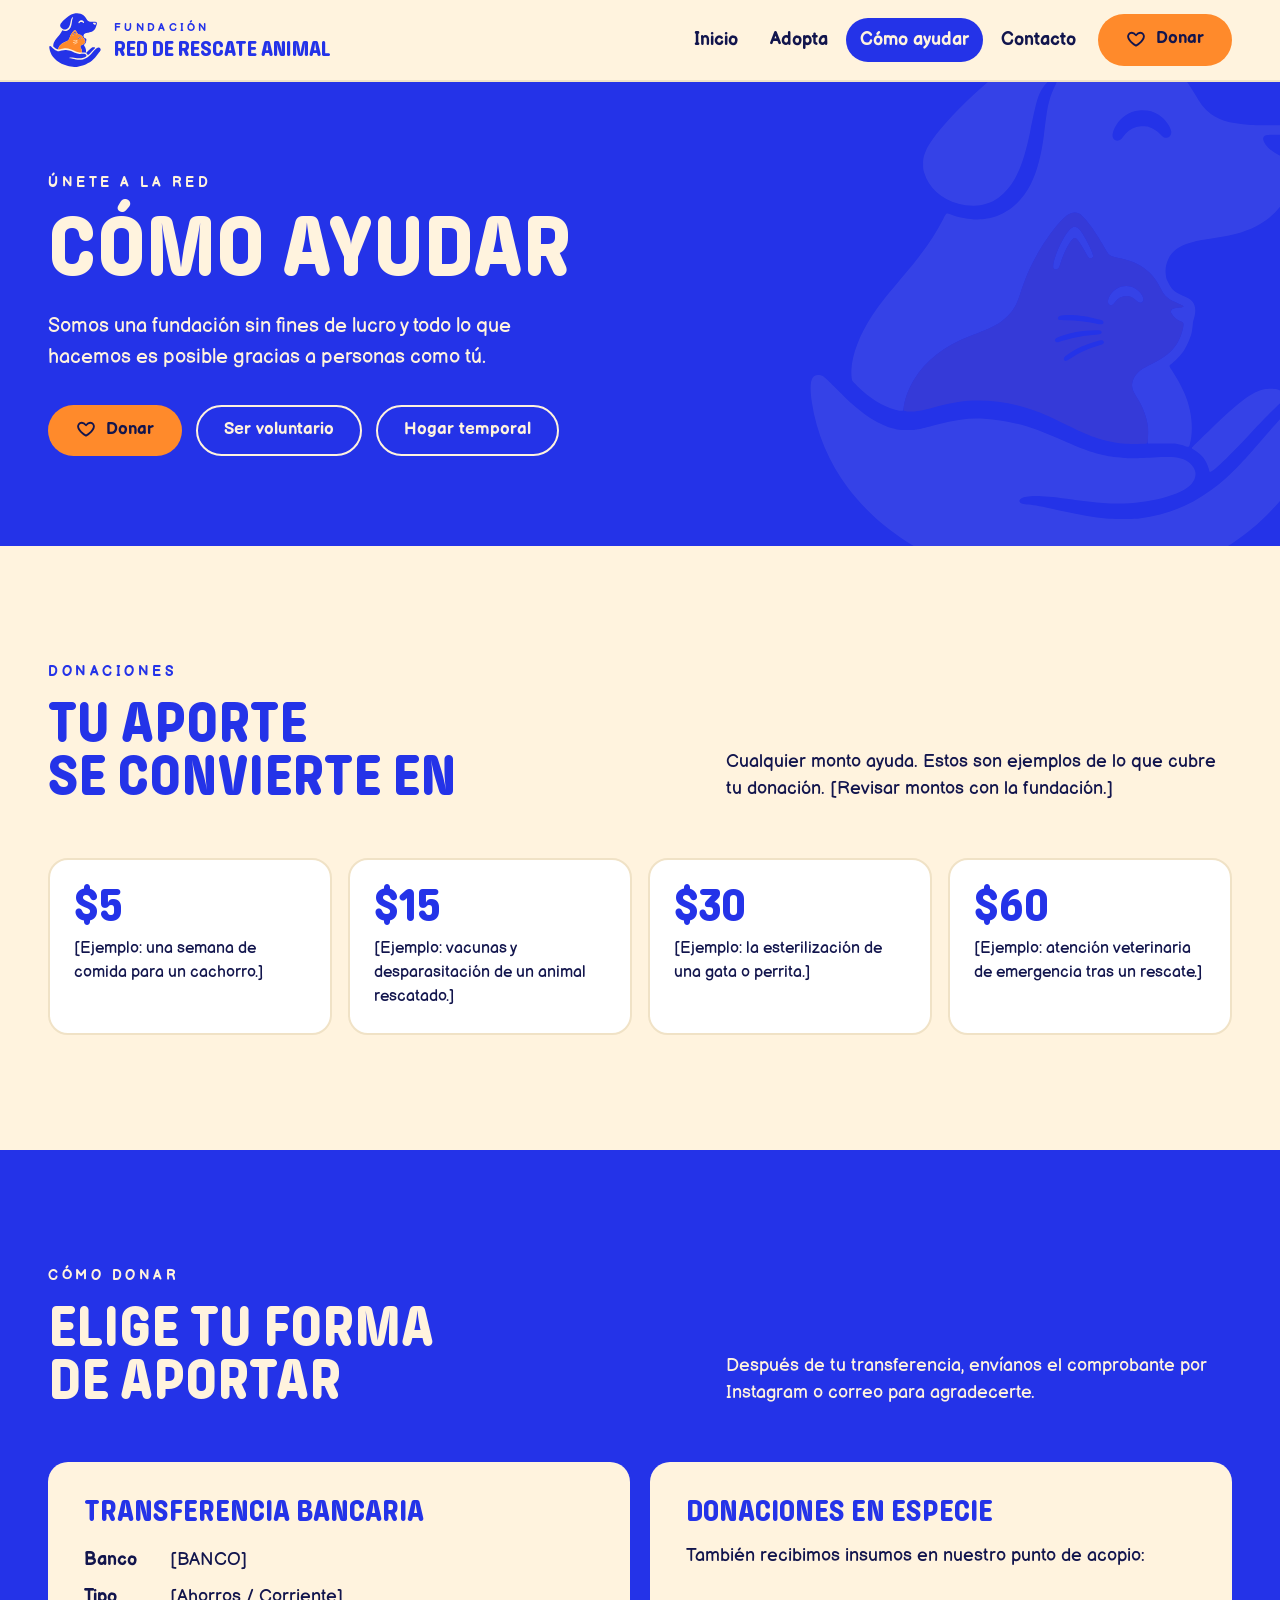
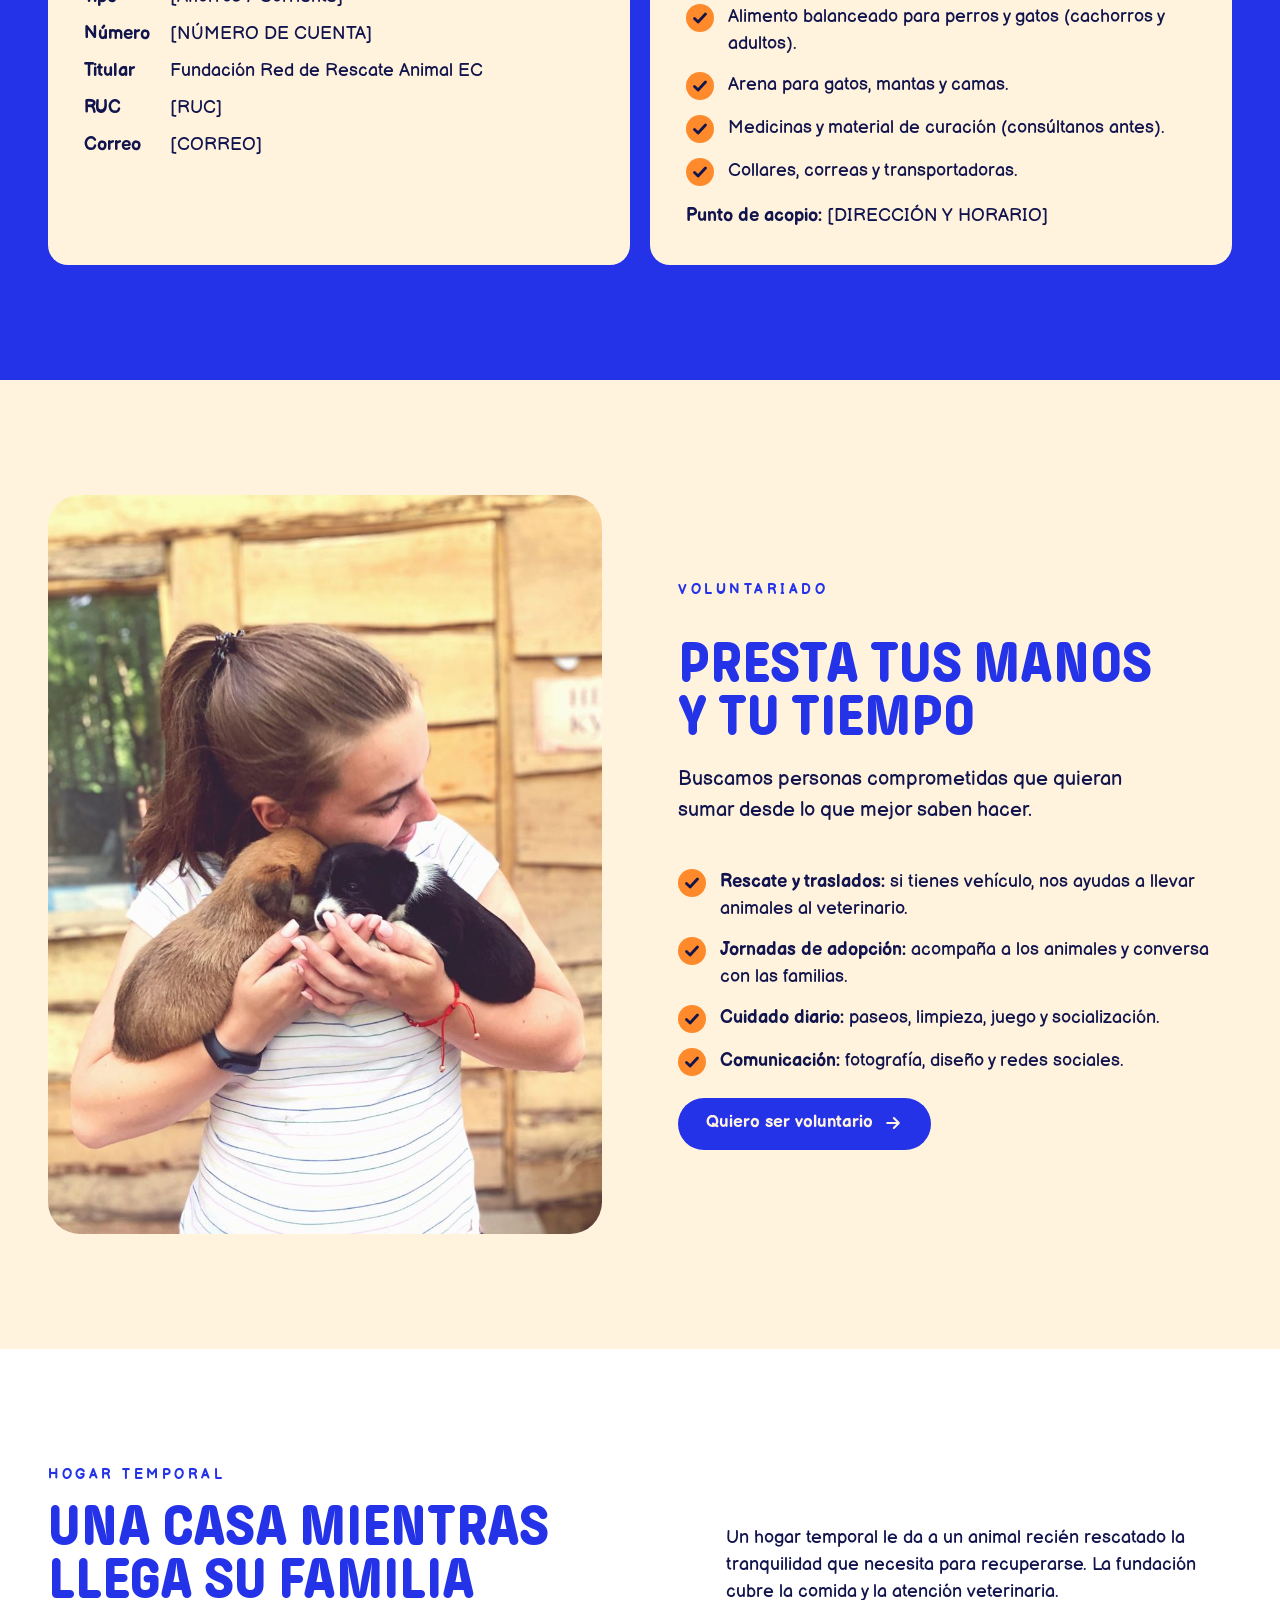
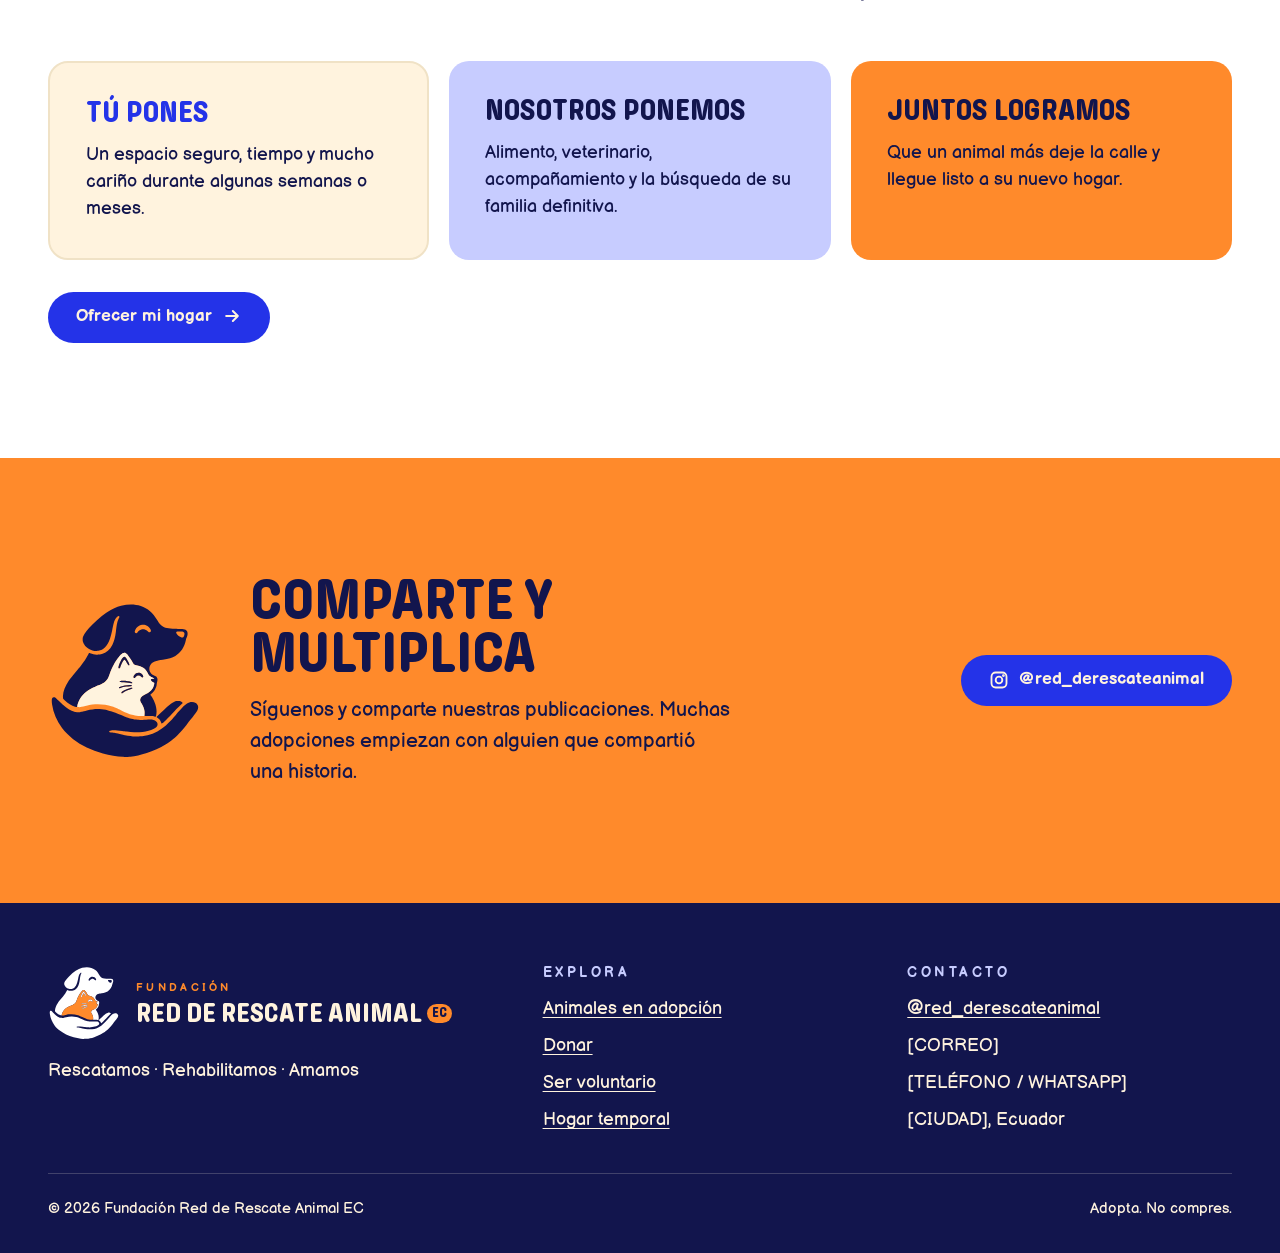
<file: ayuda.html>
<!doctype html>
<html lang="es">
<head>
<meta charset="utf-8">
<meta name="viewport" content="width=device-width, initial-scale=1">
<title>Cómo ayudar · Fundación Red de Rescate Animal EC</title>
<meta name="description" content="Dona, hazte voluntario u ofrece un hogar temporal para perros y gatos rescatados en Ecuador.">
<meta name="theme-color" content="#2433E8">
<meta property="og:title" content="Cómo ayudar · Fundación Red de Rescate Animal EC">
<meta property="og:description" content="Dona, hazte voluntario u ofrece un hogar temporal para perros y gatos rescatados en Ecuador.">
<meta property="og:image" content="assets/img/rescate-abrazo.jpg">
<meta property="og:locale" content="es_EC">
<link rel="icon" href="assets/img/isotipo-reducido.svg" type="image/svg+xml">
<link rel="preconnect" href="https://fonts.googleapis.com">
<link rel="preconnect" href="https://fonts.gstatic.com" crossorigin>
<link rel="stylesheet" href="https://fonts.googleapis.com/css2?family=Balsamiq+Sans:wght@400;700&amp;display=swap">
<link rel="preload" href="assets/fonts/pilcrow-rounded-900.woff2" as="font" type="font/woff2" crossorigin>
<link rel="stylesheet" href="assets/css/styles.css">
</head>
<body>
<a class="saltar" href="#contenido">Saltar al contenido</a>
<header class="cabecera">
<div class="contenedor cabecera__fila">
<a class="marca" href="index.html" aria-label="Fundación Red de Rescate Animal EC, inicio">
<img src="assets/img/isotipo-color.svg" alt="" width="54" height="54">
<span class="marca__texto"><span class="marca__fundacion">FUNDACIÓN</span><span class="marca__nombre">Red de Rescate Animal</span></span>
</a>
<nav class="nav" aria-label="Principal">
<button class="nav__toggle" type="button" aria-expanded="false" aria-controls="menu-principal" aria-label="Abrir menú"><svg class="icono-menu" viewBox="0 0 24 24" fill="none" stroke="currentColor" stroke-width="2.4" stroke-linecap="round" aria-hidden="true"><path d="M4 7h16M4 12h16M4 17h16"/></svg><svg class="icono-cerrar" viewBox="0 0 24 24" fill="none" stroke="currentColor" stroke-width="2.4" stroke-linecap="round" aria-hidden="true"><path d="M6 6l12 12M18 6L6 18"/></svg></button>
<div class="nav__panel" id="menu-principal">
<ul class="nav__lista">
<li><a href="index.html">Inicio</a></li>
<li><a href="adopta.html">Adopta</a></li>
<li><a href="ayuda.html" aria-current="page">Cómo ayudar</a></li>
<li><a href="contacto.html">Contacto</a></li>
</ul>
<a class="boton boton--naranja" href="ayuda.html#donar"><svg viewBox="0 0 24 24" fill="none" stroke="currentColor" stroke-width="2.2" stroke-linecap="round" stroke-linejoin="round" aria-hidden="true"><path d="M12 20s-7.5-4.6-9.2-9.4C1.7 7.4 3.9 4.5 7 4.5c2 0 3.4 1.1 5 3 1.6-1.9 3-3 5-3 3.1 0 5.3 2.9 4.2 6.1C19.5 15.4 12 20 12 20z"/></svg>Donar</a>
</div>
</nav>
</div>
</header>
<main id="contenido">
<section class="cabeza-pagina">
<img class="cabeza-pagina__marca-agua" src="assets/img/isotipo-negativo.svg" alt="" aria-hidden="true">
<div class="contenedor" style="position:relative">
<span class="etiqueta">Únete a la red</span>
<h1>Cómo ayudar</h1>
<p class="lead">Somos una fundación sin fines de lucro y todo lo que hacemos es posible gracias a personas como tú.</p>
<div class="botones" style="margin-top:32px">
<a class="boton boton--naranja" href="#donar"><svg viewBox="0 0 24 24" fill="none" stroke="currentColor" stroke-width="2.2" stroke-linecap="round" stroke-linejoin="round" aria-hidden="true"><path d="M12 20s-7.5-4.6-9.2-9.4C1.7 7.4 3.9 4.5 7 4.5c2 0 3.4 1.1 5 3 1.6-1.9 3-3 5-3 3.1 0 5.3 2.9 4.2 6.1C19.5 15.4 12 20 12 20z"/></svg>Donar</a>
<a class="boton boton--borde-claro" href="#voluntariado">Ser voluntario</a>
<a class="boton boton--borde-claro" href="#hogar-temporal">Hogar temporal</a>
</div>
</div>
</section>

<section class="seccion" id="donar">
<div class="contenedor">
<div class="seccion__cabeza">
<div>
<span class="etiqueta">Donaciones</span>
<h2>Tu aporte<br>se convierte en</h2>
</div>
<p>Cualquier monto ayuda. Estos son ejemplos de lo que cubre tu donación. [Revisar montos con la fundación.]</p>
</div>
<div class="montos">
<article class="monto"><span class="monto__valor">$5</span><p>[Ejemplo: una semana de comida para un cachorro.]</p></article>
<article class="monto"><span class="monto__valor">$15</span><p>[Ejemplo: vacunas y desparasitación de un animal rescatado.]</p></article>
<article class="monto"><span class="monto__valor">$30</span><p>[Ejemplo: la esterilización de una gata o perrita.]</p></article>
<article class="monto"><span class="monto__valor">$60</span><p>[Ejemplo: atención veterinaria de emergencia tras un rescate.]</p></article>
</div>
</div>
</section>

<section class="seccion seccion--azul">
<div class="contenedor">
<div class="seccion__cabeza">
<div>
<span class="etiqueta">Cómo donar</span>
<h2>Elige tu forma<br>de aportar</h2>
</div>
<p>Después de tu transferencia, envíanos el comprobante por Instagram o correo para agradecerte.</p>
</div>
<div class="metodos">
<div class="cuenta">
<h3>Transferencia bancaria</h3>
<dl style="margin-top:20px">
<dt>Banco</dt><dd>[BANCO]</dd>
<dt>Tipo</dt><dd>[Ahorros / Corriente]</dd>
<dt>Número</dt><dd>[NÚMERO DE CUENTA]</dd>
<dt>Titular</dt><dd>Fundación Red de Rescate Animal EC</dd>
<dt>RUC</dt><dd>[RUC]</dd>
<dt>Correo</dt><dd>[CORREO]</dd>
</dl>
</div>
<div class="cuenta" style="display:flex;flex-direction:column;gap:16px">
<h3>Donaciones en especie</h3>
<p>También recibimos insumos en nuestro punto de acopio:</p>
<ul class="lista-check">
<li><svg viewBox="0 0 28 28" aria-hidden="true"><circle cx="14" cy="14" r="14" fill="#FF8A2B"/><path d="M8.5 14.5l3.6 3.5 7.4-8" fill="none" stroke="#12154D" stroke-width="2.8" stroke-linecap="round" stroke-linejoin="round"/></svg><span>Alimento balanceado para perros y gatos (cachorros y adultos).</span></li>
<li><svg viewBox="0 0 28 28" aria-hidden="true"><circle cx="14" cy="14" r="14" fill="#FF8A2B"/><path d="M8.5 14.5l3.6 3.5 7.4-8" fill="none" stroke="#12154D" stroke-width="2.8" stroke-linecap="round" stroke-linejoin="round"/></svg><span>Arena para gatos, mantas y camas.</span></li>
<li><svg viewBox="0 0 28 28" aria-hidden="true"><circle cx="14" cy="14" r="14" fill="#FF8A2B"/><path d="M8.5 14.5l3.6 3.5 7.4-8" fill="none" stroke="#12154D" stroke-width="2.8" stroke-linecap="round" stroke-linejoin="round"/></svg><span>Medicinas y material de curación (consúltanos antes).</span></li>
<li><svg viewBox="0 0 28 28" aria-hidden="true"><circle cx="14" cy="14" r="14" fill="#FF8A2B"/><path d="M8.5 14.5l3.6 3.5 7.4-8" fill="none" stroke="#12154D" stroke-width="2.8" stroke-linecap="round" stroke-linejoin="round"/></svg><span>Collares, correas y transportadoras.</span></li>
</ul>
<p><strong>Punto de acopio:</strong> [DIRECCIÓN Y HORARIO]</p>
</div>
</div>
</div>
</section>

<section class="seccion" id="voluntariado">
<div class="contenedor dividido">
<div class="dividido__foto">
<img src="assets/img/voluntaria-cachorros.jpg" alt="Voluntaria abrazando a dos cachorros" loading="lazy" width="900" height="1200">
</div>
<div class="dividido__texto">
<span class="etiqueta">Voluntariado</span>
<h2>Presta tus manos<br>y tu tiempo</h2>
<p class="lead">Buscamos personas comprometidas que quieran sumar desde lo que mejor saben hacer.</p>
<ul class="lista-check">
<li><svg viewBox="0 0 28 28" aria-hidden="true"><circle cx="14" cy="14" r="14" fill="#FF8A2B"/><path d="M8.5 14.5l3.6 3.5 7.4-8" fill="none" stroke="#12154D" stroke-width="2.8" stroke-linecap="round" stroke-linejoin="round"/></svg><span><strong>Rescate y traslados:</strong> si tienes vehículo, nos ayudas a llevar animales al veterinario.</span></li>
<li><svg viewBox="0 0 28 28" aria-hidden="true"><circle cx="14" cy="14" r="14" fill="#FF8A2B"/><path d="M8.5 14.5l3.6 3.5 7.4-8" fill="none" stroke="#12154D" stroke-width="2.8" stroke-linecap="round" stroke-linejoin="round"/></svg><span><strong>Jornadas de adopción:</strong> acompaña a los animales y conversa con las familias.</span></li>
<li><svg viewBox="0 0 28 28" aria-hidden="true"><circle cx="14" cy="14" r="14" fill="#FF8A2B"/><path d="M8.5 14.5l3.6 3.5 7.4-8" fill="none" stroke="#12154D" stroke-width="2.8" stroke-linecap="round" stroke-linejoin="round"/></svg><span><strong>Cuidado diario:</strong> paseos, limpieza, juego y socialización.</span></li>
<li><svg viewBox="0 0 28 28" aria-hidden="true"><circle cx="14" cy="14" r="14" fill="#FF8A2B"/><path d="M8.5 14.5l3.6 3.5 7.4-8" fill="none" stroke="#12154D" stroke-width="2.8" stroke-linecap="round" stroke-linejoin="round"/></svg><span><strong>Comunicación:</strong> fotografía, diseño y redes sociales.</span></li>
</ul>
<div class="botones"><a class="boton boton--azul" href="contacto.html?motivo=Quiero%20ser%20voluntario">Quiero ser voluntario <svg viewBox="0 0 24 24" fill="none" stroke="currentColor" stroke-width="2.4" stroke-linecap="round" stroke-linejoin="round" aria-hidden="true"><path d="M5 12h14M13 6l6 6-6 6"/></svg></a></div>
</div>
</div>
</section>

<section class="seccion seccion--blanca" id="hogar-temporal">
<div class="contenedor">
<div class="seccion__cabeza">
<div>
<span class="etiqueta">Hogar temporal</span>
<h2>Una casa mientras<br>llega su familia</h2>
</div>
<p>Un hogar temporal le da a un animal recién rescatado la tranquilidad que necesita para recuperarse. La fundación cubre la comida y la atención veterinaria.</p>
</div>
<div class="pilares">
<article class="pilar pilar--crema"><h3>Tú pones</h3><p>Un espacio seguro, tiempo y mucho cariño durante algunas semanas o meses.</p></article>
<article class="pilar pilar--cielo"><h3>Nosotros ponemos</h3><p>Alimento, veterinario, acompañamiento y la búsqueda de su familia definitiva.</p></article>
<article class="pilar pilar--naranja"><h3>Juntos logramos</h3><p>Que un animal más deje la calle y llegue listo a su nuevo hogar.</p></article>
</div>
<div class="botones" style="margin-top:32px"><a class="boton boton--azul" href="contacto.html?motivo=Hogar%20temporal">Ofrecer mi hogar <svg viewBox="0 0 24 24" fill="none" stroke="currentColor" stroke-width="2.4" stroke-linecap="round" stroke-linejoin="round" aria-hidden="true"><path d="M5 12h14M13 6l6 6-6 6"/></svg></a></div>
</div>
</section>

<section class="seccion seccion--naranja">
<div class="contenedor llamado">
<img src="assets/img/isotipo-tinta.svg" alt="" aria-hidden="true">
<div>
<h2>Comparte y<br>multiplica</h2>
<p class="lead" style="margin-top:16px">Síguenos y comparte nuestras publicaciones. Muchas adopciones empiezan con alguien que compartió una historia.</p>
</div>
<a class="boton boton--azul" href="https://www.instagram.com/red_derescateanimal/" rel="noopener"><svg viewBox="0 0 24 24" fill="none" stroke="currentColor" stroke-width="2.2" stroke-linecap="round" stroke-linejoin="round" aria-hidden="true"><rect x="3" y="3" width="18" height="18" rx="5"/><circle cx="12" cy="12" r="4"/><circle cx="17.3" cy="6.7" r="0.6" fill="currentColor"/></svg>@red_derescateanimal</a>
</div>
</section>
</main>
<footer class="pie">
<div class="contenedor">
<div class="pie__grid">
<div>
<div class="pie__marca">
<img src="assets/img/isotipo-blanco.svg" alt="" width="72" height="72">
<div class="marca__texto"><span class="marca__fundacion">FUNDACIÓN</span><span class="marca__nombre">Red de Rescate Animal <span class="ec">EC</span></span></div>
</div>
<p class="pie__lema">Rescatamos · Rehabilitamos · Amamos</p>
</div>
<div>
<h2>Explora</h2>
<ul>
<li><a href="adopta.html">Animales en adopción</a></li>
<li><a href="ayuda.html#donar">Donar</a></li>
<li><a href="ayuda.html#voluntariado">Ser voluntario</a></li>
<li><a href="ayuda.html#hogar-temporal">Hogar temporal</a></li>
</ul>
</div>
<div>
<h2>Contacto</h2>
<ul>
<li><a href="https://www.instagram.com/red_derescateanimal/" rel="noopener">@red_derescateanimal</a></li>
<li>[CORREO]</li>
<li>[TELÉFONO / WHATSAPP]</li>
<li>[CIUDAD], Ecuador</li>
</ul>
</div>
</div>
<div class="pie__base">
<span>© <span data-anio>2026</span> Fundación Red de Rescate Animal EC</span>
<span>Adopta. No compres.</span>
</div>
</div>
</footer>
<script src="assets/js/main.js" defer></script>
</body>
</html>
</file>
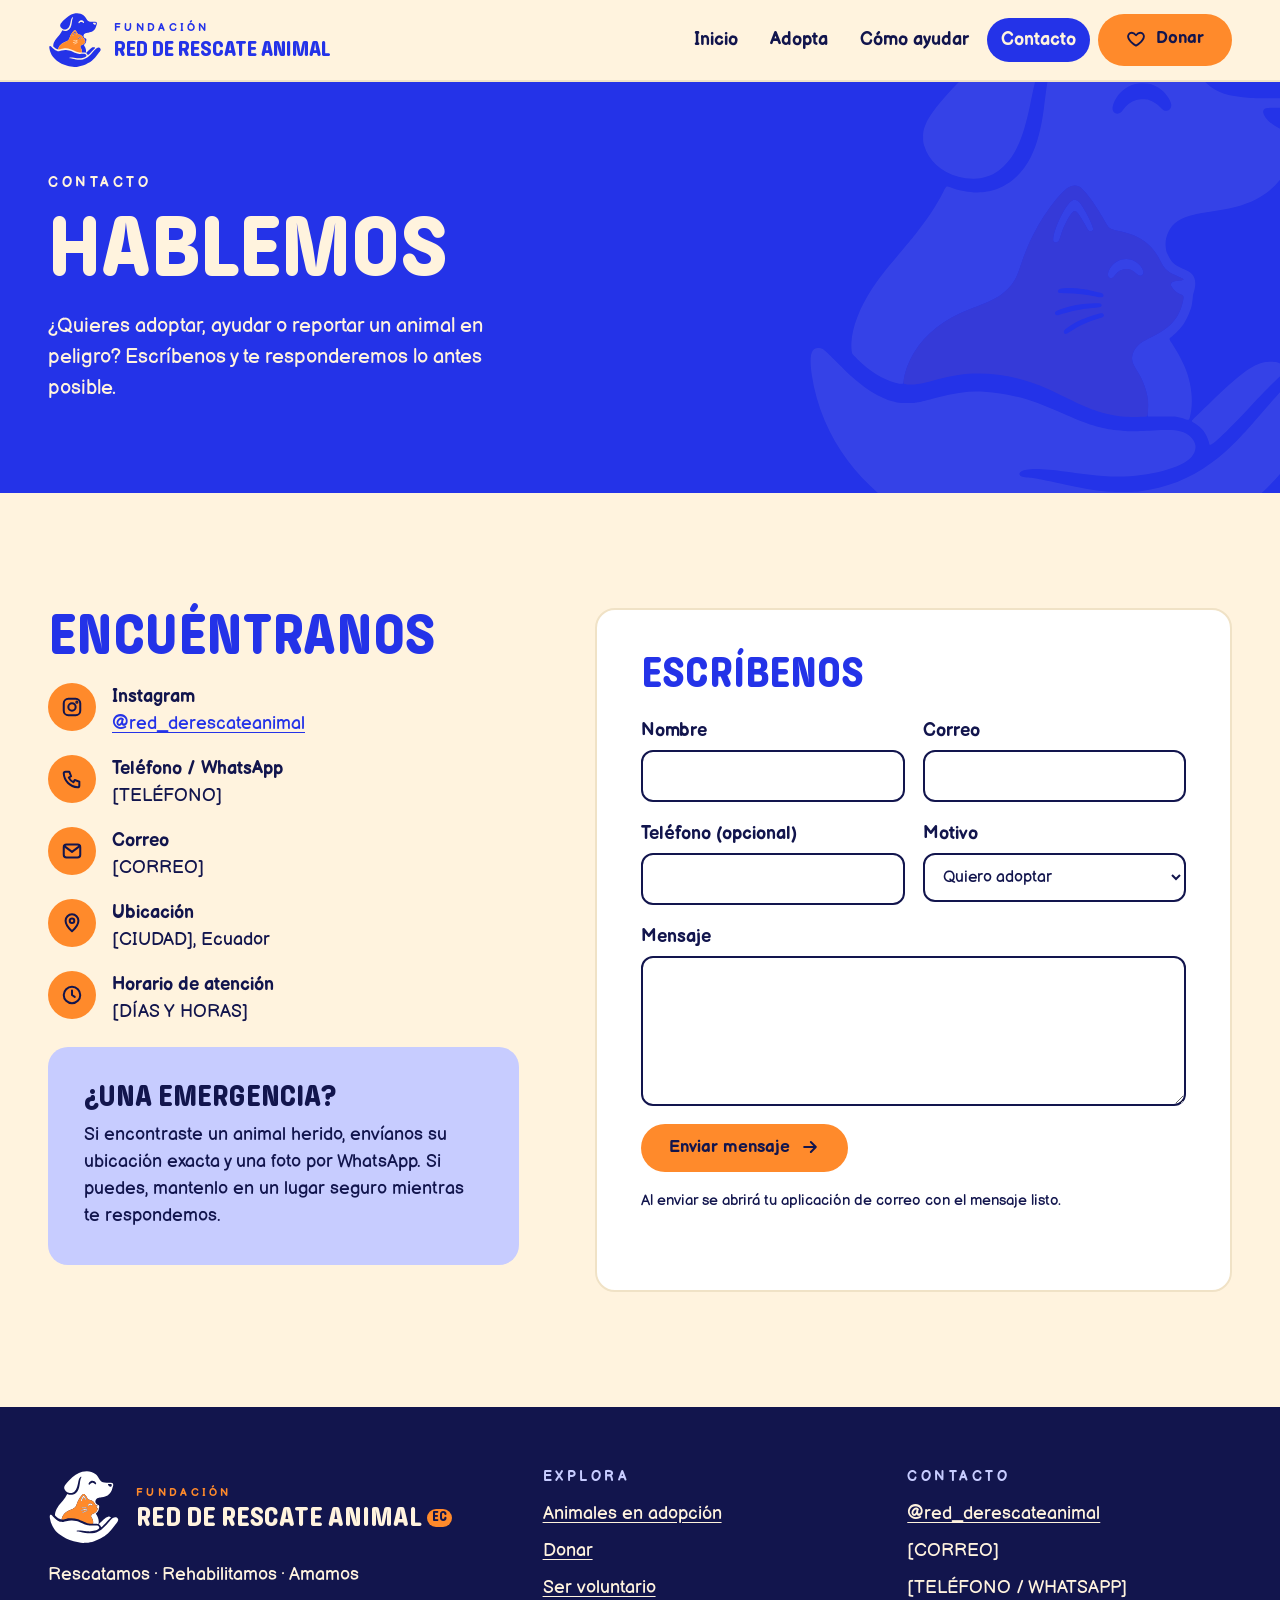
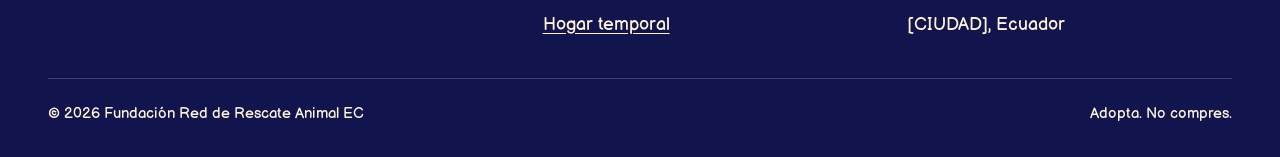
<file: contacto.html>
<!doctype html>
<html lang="es">
<head>
<meta charset="utf-8">
<meta name="viewport" content="width=device-width, initial-scale=1">
<title>Contacto · Fundación Red de Rescate Animal EC</title>
<meta name="description" content="Escríbenos para adoptar, donar, ser voluntario o reportar un animal en peligro.">
<meta name="theme-color" content="#2433E8">
<meta property="og:title" content="Contacto · Fundación Red de Rescate Animal EC">
<meta property="og:description" content="Escríbenos para adoptar, donar, ser voluntario o reportar un animal en peligro.">
<meta property="og:image" content="assets/img/rescate-abrazo.jpg">
<meta property="og:locale" content="es_EC">
<link rel="icon" href="assets/img/isotipo-reducido.svg" type="image/svg+xml">
<link rel="preconnect" href="https://fonts.googleapis.com">
<link rel="preconnect" href="https://fonts.gstatic.com" crossorigin>
<link rel="stylesheet" href="https://fonts.googleapis.com/css2?family=Balsamiq+Sans:wght@400;700&amp;display=swap">
<link rel="preload" href="assets/fonts/pilcrow-rounded-900.woff2" as="font" type="font/woff2" crossorigin>
<link rel="stylesheet" href="assets/css/styles.css">
</head>
<body>
<a class="saltar" href="#contenido">Saltar al contenido</a>
<header class="cabecera">
<div class="contenedor cabecera__fila">
<a class="marca" href="index.html" aria-label="Fundación Red de Rescate Animal EC, inicio">
<img src="assets/img/isotipo-color.svg" alt="" width="54" height="54">
<span class="marca__texto"><span class="marca__fundacion">FUNDACIÓN</span><span class="marca__nombre">Red de Rescate Animal</span></span>
</a>
<nav class="nav" aria-label="Principal">
<button class="nav__toggle" type="button" aria-expanded="false" aria-controls="menu-principal" aria-label="Abrir menú"><svg class="icono-menu" viewBox="0 0 24 24" fill="none" stroke="currentColor" stroke-width="2.4" stroke-linecap="round" aria-hidden="true"><path d="M4 7h16M4 12h16M4 17h16"/></svg><svg class="icono-cerrar" viewBox="0 0 24 24" fill="none" stroke="currentColor" stroke-width="2.4" stroke-linecap="round" aria-hidden="true"><path d="M6 6l12 12M18 6L6 18"/></svg></button>
<div class="nav__panel" id="menu-principal">
<ul class="nav__lista">
<li><a href="index.html">Inicio</a></li>
<li><a href="adopta.html">Adopta</a></li>
<li><a href="ayuda.html">Cómo ayudar</a></li>
<li><a href="contacto.html" aria-current="page">Contacto</a></li>
</ul>
<a class="boton boton--naranja" href="ayuda.html#donar"><svg viewBox="0 0 24 24" fill="none" stroke="currentColor" stroke-width="2.2" stroke-linecap="round" stroke-linejoin="round" aria-hidden="true"><path d="M12 20s-7.5-4.6-9.2-9.4C1.7 7.4 3.9 4.5 7 4.5c2 0 3.4 1.1 5 3 1.6-1.9 3-3 5-3 3.1 0 5.3 2.9 4.2 6.1C19.5 15.4 12 20 12 20z"/></svg>Donar</a>
</div>
</nav>
</div>
</header>
<main id="contenido">
<section class="cabeza-pagina">
<img class="cabeza-pagina__marca-agua" src="assets/img/isotipo-negativo.svg" alt="" aria-hidden="true">
<div class="contenedor" style="position:relative">
<span class="etiqueta">Contacto</span>
<h1>Hablemos</h1>
<p class="lead">¿Quieres adoptar, ayudar o reportar un animal en peligro? Escríbenos y te responderemos lo antes posible.</p>
</div>
</section>

<section class="seccion">
<div class="contenedor contacto-grid">
<div class="dividido__texto">
<h2>Encuéntranos</h2>
<ul class="datos-contacto">
<li><span class="icono"><svg viewBox="0 0 24 24" fill="none" stroke="currentColor" stroke-width="2.2" stroke-linecap="round" stroke-linejoin="round" aria-hidden="true"><rect x="3" y="3" width="18" height="18" rx="5"/><circle cx="12" cy="12" r="4"/><circle cx="17.3" cy="6.7" r="0.6" fill="currentColor"/></svg></span><div><strong>Instagram</strong><a href="https://www.instagram.com/red_derescateanimal/" rel="noopener">@red_derescateanimal</a></div></li>
<li><span class="icono"><svg viewBox="0 0 24 24" fill="none" stroke="currentColor" stroke-width="2.2" stroke-linecap="round" stroke-linejoin="round" aria-hidden="true"><path d="M5 4h4l2 5-2.5 1.5a11 11 0 005 5L15 13l5 2v4a2 2 0 01-2 2A16 16 0 013 6a2 2 0 012-2z"/></svg></span><div><strong>Teléfono / WhatsApp</strong>[TELÉFONO]</div></li>
<li><span class="icono"><svg viewBox="0 0 24 24" fill="none" stroke="currentColor" stroke-width="2.2" stroke-linecap="round" stroke-linejoin="round" aria-hidden="true"><rect x="3" y="5" width="18" height="14" rx="3"/><path d="M4 7l8 6 8-6"/></svg></span><div><strong>Correo</strong>[CORREO]</div></li>
<li><span class="icono"><svg viewBox="0 0 24 24" fill="none" stroke="currentColor" stroke-width="2.2" stroke-linecap="round" stroke-linejoin="round" aria-hidden="true"><path d="M12 21s-7-6.2-7-11.5A7 7 0 0119 9.5C19 14.8 12 21 12 21z"/><circle cx="12" cy="9.5" r="2.5"/></svg></span><div><strong>Ubicación</strong>[CIUDAD], Ecuador</div></li>
<li><span class="icono"><svg viewBox="0 0 24 24" fill="none" stroke="currentColor" stroke-width="2.2" stroke-linecap="round" stroke-linejoin="round" aria-hidden="true"><circle cx="12" cy="12" r="9"/><path d="M12 7v5l3 2"/></svg></span><div><strong>Horario de atención</strong>[DÍAS Y HORAS]</div></li>
</ul>
<div class="cuenta" style="background:var(--cielo)">
<h3 style="color:var(--tinta)">¿Una emergencia?</h3>
<p style="margin-top:10px">Si encontraste un animal herido, envíanos su ubicación exacta y una foto por WhatsApp. Si puedes, mantenlo en un lugar seguro mientras te respondemos.</p>
</div>
</div>

<div class="tarjeta-formulario">
<h2 style="font-size:clamp(2rem,3.4vw,3rem)">Escríbenos</h2>
<form class="formulario" data-formulario-contacto data-correo="[CORREO]" style="margin-top:24px" novalidate>
<div class="fila">
<div class="campo"><label for="nombre">Nombre</label><input id="nombre" name="nombre" type="text" autocomplete="name" required></div>
<div class="campo"><label for="correo">Correo</label><input id="correo" name="correo" type="email" autocomplete="email" required></div>
</div>
<div class="fila">
<div class="campo"><label for="telefono">Teléfono (opcional)</label><input id="telefono" name="telefono" type="tel" autocomplete="tel"></div>
<div class="campo"><label for="motivo">Motivo</label>
<select id="motivo" name="motivo">
<option>Quiero adoptar</option>
<option>Quiero donar</option>
<option>Quiero ser voluntario</option>
<option>Hogar temporal</option>
<option>Reportar un rescate</option>
<option>Otro</option>
</select></div>
</div>
<div class="campo"><label for="mensaje">Mensaje</label><textarea id="mensaje" name="mensaje" required></textarea></div>
<div class="botones"><button class="boton boton--naranja" type="submit">Enviar mensaje <svg viewBox="0 0 24 24" fill="none" stroke="currentColor" stroke-width="2.4" stroke-linecap="round" stroke-linejoin="round" aria-hidden="true"><path d="M5 12h14M13 6l6 6-6 6"/></svg></button></div>
<p class="formulario__nota">Al enviar se abrirá tu aplicación de correo con el mensaje listo.</p>
<p class="formulario__estado" role="status" aria-live="polite"></p>
</form>
</div>
</div>
</section>
</main>
<footer class="pie">
<div class="contenedor">
<div class="pie__grid">
<div>
<div class="pie__marca">
<img src="assets/img/isotipo-blanco.svg" alt="" width="72" height="72">
<div class="marca__texto"><span class="marca__fundacion">FUNDACIÓN</span><span class="marca__nombre">Red de Rescate Animal <span class="ec">EC</span></span></div>
</div>
<p class="pie__lema">Rescatamos · Rehabilitamos · Amamos</p>
</div>
<div>
<h2>Explora</h2>
<ul>
<li><a href="adopta.html">Animales en adopción</a></li>
<li><a href="ayuda.html#donar">Donar</a></li>
<li><a href="ayuda.html#voluntariado">Ser voluntario</a></li>
<li><a href="ayuda.html#hogar-temporal">Hogar temporal</a></li>
</ul>
</div>
<div>
<h2>Contacto</h2>
<ul>
<li><a href="https://www.instagram.com/red_derescateanimal/" rel="noopener">@red_derescateanimal</a></li>
<li>[CORREO]</li>
<li>[TELÉFONO / WHATSAPP]</li>
<li>[CIUDAD], Ecuador</li>
</ul>
</div>
</div>
<div class="pie__base">
<span>© <span data-anio>2026</span> Fundación Red de Rescate Animal EC</span>
<span>Adopta. No compres.</span>
</div>
</div>
</footer>
<script src="assets/js/main.js" defer></script>
</body>
</html>
</file>
<file: assets/css/styles.css>
/* Fundación Red de Rescate Animal EC — estilos del sitio
   Basado en el manual de marca v1.0 (2026). */

@font-face {
  font-family: "Pilcrow Rounded";
  src: url("../fonts/pilcrow-rounded-900.woff2") format("woff2");
  font-weight: 900;
  font-display: swap;
}
@font-face {
  font-family: "Pilcrow Rounded";
  src: url("../fonts/pilcrow-rounded-700.woff2") format("woff2");
  font-weight: 700;
  font-display: swap;
}

:root {
  --azul: #2433e8;      /* Azul Rescate */
  --naranja: #ff8a2b;   /* Naranja Gatito: formas y acentos, nunca texto sobre crema */
  --crema: #fff3de;     /* Crema Hogar */
  --crema-borde: #f0e2c6;
  --tinta: #12154d;     /* Tinta Noche */
  --cielo: #c7ccff;     /* Cielo */
  --blanco: #ffffff;

  --titular: "Pilcrow Rounded", "Arial Rounded MT Bold", system-ui, sans-serif;
  --texto: "Balsamiq Sans", system-ui, sans-serif;

  --radio: 20px;
  --radio-sm: 12px;
  --ancho: 1200px;
  --gutter: clamp(16px, 4vw, 48px);
}

*, *::before, *::after { box-sizing: border-box; }

html { scroll-behavior: smooth; }

body {
  margin: 0;
  background: var(--crema);
  color: var(--tinta);
  font-family: var(--texto);
  font-size: 1.125rem;
  line-height: 1.5;
  -webkit-font-smoothing: antialiased;
}

img { max-width: 100%; display: block; }

a { color: var(--azul); text-underline-offset: 3px; }
a:hover { color: var(--tinta); }

:focus-visible {
  outline: 3px solid var(--naranja);
  outline-offset: 3px;
  border-radius: 6px;
}

.sr-only {
  position: absolute; width: 1px; height: 1px; padding: 0; margin: -1px;
  overflow: hidden; clip: rect(0, 0, 0, 0); white-space: nowrap; border: 0;
}

.saltar {
  position: absolute; left: 16px; top: -60px; z-index: 100;
  background: var(--tinta); color: var(--crema); padding: 12px 18px; border-radius: 999px;
  font-weight: 700; text-decoration: none;
}
.saltar:focus { top: 16px; color: var(--crema); }

.contenedor {
  width: 100%;
  max-width: calc(var(--ancho) + 2 * var(--gutter));
  margin: 0 auto;
  padding: 0 var(--gutter);
}

/* ---------- Tipografía ---------- */

h1, h2, h3, .titular {
  font-family: var(--titular);
  font-weight: 900;
  text-transform: uppercase;
  line-height: 0.9;
  letter-spacing: 0;
  margin: 0;
}
h1 { font-size: clamp(2.75rem, 7vw, 6rem); }
h2 { font-size: clamp(2.25rem, 4.6vw, 4rem); color: var(--azul); }
h3 { font-size: clamp(1.5rem, 2.4vw, 2rem); color: var(--azul); }

.etiqueta {
  display: block;
  font-family: var(--texto);
  font-size: 0.875rem;
  font-weight: 700;
  letter-spacing: 0.25em;
  text-transform: uppercase;
  color: var(--azul);
  margin-bottom: 14px;
}

.lead { font-size: clamp(1.125rem, 1.6vw, 1.375rem); max-width: 40ch; }

p { margin: 0 0 1em; }
p:last-child { margin-bottom: 0; }

/* ---------- Botones ---------- */

.boton {
  display: inline-flex; align-items: center; justify-content: center; gap: 10px;
  min-height: 48px;
  padding: 10px 26px 12px;
  border-radius: 999px;
  border: 2px solid transparent;
  font-family: var(--texto);
  font-size: 1.0625rem;
  font-weight: 700;
  text-decoration: none;
  cursor: pointer;
  transition: transform .15s ease, background-color .15s ease, color .15s ease;
}
.boton:hover { transform: translateY(-2px); }
.boton svg { width: 20px; height: 20px; flex: none; }

.boton--naranja { background: var(--naranja); color: var(--tinta); }
.boton--naranja:hover { background: #ff9d4d; color: var(--tinta); }
.boton--azul { background: var(--azul); color: var(--crema); }
.boton--azul:hover { background: #1a27c4; color: var(--crema); }
.boton--crema { background: var(--crema); color: var(--azul); }
.boton--crema:hover { background: var(--blanco); color: var(--azul); }
.boton--borde { border-color: currentColor; color: var(--tinta); background: transparent; }
.boton--borde:hover { background: var(--tinta); color: var(--crema); border-color: var(--tinta); }
.boton--borde-claro { border-color: var(--crema); color: var(--crema); background: transparent; }
.boton--borde-claro:hover { background: var(--crema); color: var(--azul); }

.botones { display: flex; flex-wrap: wrap; gap: 14px; }

/* ---------- Píldoras ---------- */

.pildora {
  display: inline-block;
  padding: 4px 14px 6px;
  border-radius: 999px;
  font-size: 0.875rem;
  font-weight: 700;
  line-height: 1.3;
}
.pildora--azul { background: var(--azul); color: var(--crema); }
.pildora--naranja { background: var(--naranja); color: var(--tinta); }
.pildora--tinta { background: var(--tinta); color: var(--crema); }
.pildora--cielo { background: var(--cielo); color: var(--tinta); }
.pildora--borde { border: 2px solid var(--tinta); padding: 2px 12px 4px; }

/* ---------- Encabezado ---------- */

.cabecera {
  position: sticky; top: 0; z-index: 50;
  background: var(--crema);
  border-bottom: 2px solid var(--crema-borde);
}
.cabecera__fila {
  display: flex; align-items: center; justify-content: space-between; gap: 24px;
  min-height: 80px;
}

.marca {
  display: flex; align-items: center; gap: 12px;
  text-decoration: none; color: var(--azul);
}
.marca:hover { color: var(--azul); }
.marca img { width: 54px; height: 54px; flex: none; }
.marca__texto { display: flex; flex-direction: column; gap: 3px; }
.marca__fundacion {
  font-size: 0.6875rem; font-weight: 700; letter-spacing: 0.3em; color: var(--azul);
}
.marca__nombre {
  font-family: var(--titular); font-weight: 900; font-size: 1.375rem; line-height: 0.9;
  text-transform: uppercase;
}

.nav { display: flex; align-items: center; gap: 6px; }
.nav__lista {
  display: flex; align-items: center; gap: 4px;
  list-style: none; margin: 0; padding: 0;
}
.nav__lista a {
  display: inline-flex; align-items: center; min-height: 44px;
  padding: 6px 14px 8px; border-radius: 999px;
  color: var(--tinta); font-weight: 700; text-decoration: none;
}
.nav__lista a:hover { background: var(--cielo); color: var(--tinta); }
.nav__lista a[aria-current="page"] { background: var(--azul); color: var(--crema); }
.nav .boton { margin-left: 8px; }

.nav__toggle {
  display: none;
  width: 48px; height: 48px;
  border: 2px solid var(--tinta); border-radius: 50%;
  background: transparent; color: var(--tinta); cursor: pointer;
  align-items: center; justify-content: center;
}
.nav__toggle svg { width: 24px; height: 24px; }
.nav__toggle .icono-cerrar { display: none; }
.nav__toggle[aria-expanded="true"] .icono-menu { display: none; }
.nav__toggle[aria-expanded="true"] .icono-cerrar { display: block; }

@media (max-width: 960px) {
  .nav__toggle { display: inline-flex; }
  .nav__panel {
    display: none;
    position: absolute; left: 0; right: 0; top: 100%;
    background: var(--crema);
    border-bottom: 2px solid var(--crema-borde);
    padding: 12px var(--gutter) 24px;
  }
  .nav__panel.abierto { display: block; }
  .nav__lista { flex-direction: column; align-items: stretch; gap: 4px; }
  .nav__lista a { width: 100%; padding: 10px 16px; font-size: 1.125rem; }
  .nav .boton { margin: 16px 0 0; width: 100%; }
}
@media (min-width: 961px) {
  .nav__panel { display: flex; align-items: center; }
}

/* ---------- Secciones ---------- */

.seccion { padding: clamp(64px, 9vw, 120px) 0; }
.seccion--azul { background: var(--azul); color: var(--crema); }
.seccion--azul h2, .seccion--azul h3, .seccion--azul .etiqueta { color: var(--crema); }
.seccion--azul a:not(.boton) { color: var(--crema); }
.seccion--blanca { background: var(--blanco); }
.seccion--tinta { background: var(--tinta); color: var(--crema); }
.seccion--tinta h2, .seccion--tinta h3 { color: var(--crema); }
.seccion--tinta .etiqueta { color: var(--cielo); }
.seccion--naranja { background: var(--naranja); color: var(--tinta); }
.seccion--naranja h2, .seccion--naranja h3, .seccion--naranja .etiqueta { color: var(--tinta); }

.seccion__cabeza {
  display: flex; flex-wrap: wrap; align-items: flex-end; justify-content: space-between;
  gap: 24px; margin-bottom: clamp(32px, 5vw, 56px);
}
.seccion__cabeza p { max-width: 46ch; }

/* ---------- Portada (hero) ---------- */

.portada {
  position: relative; overflow: hidden;
  background: var(--azul); color: var(--crema);
}
.portada__marca-agua {
  position: absolute; right: -12%; top: 8%;
  width: min(70vw, 900px); opacity: 0.08; pointer-events: none;
}
.portada__grid {
  position: relative;
  display: grid; grid-template-columns: 1.1fr 0.9fr; align-items: center;
  gap: clamp(32px, 5vw, 72px);
  padding: clamp(48px, 8vw, 110px) 0;
}
.portada .etiqueta { color: var(--naranja); }
.portada h1 { color: var(--crema); }
.portada .lead { margin: 24px 0 36px; }
.portada__foto {
  position: relative;
  border-radius: 32px; overflow: hidden;
  aspect-ratio: 1 / 1;
  background: var(--tinta);
}
.portada__foto img { width: 100%; height: 100%; object-fit: cover; }
.portada__sello {
  position: absolute; left: 20px; bottom: 20px;
  display: flex; align-items: center; gap: 10px;
  background: var(--crema); color: var(--tinta);
  border-radius: 999px; padding: 8px 18px 8px 8px;
  font-weight: 700; font-size: 0.9375rem;
}
.portada__sello img { width: 40px; height: 40px; }

.ec {
  display: inline-block;
  font-size: 0.5em; line-height: 1;
  padding: 0.12em 0.36em 0.2em;
  border-radius: 999px;
  background: var(--naranja); color: var(--tinta);
  vertical-align: 0.35em;
}

@media (max-width: 860px) {
  .portada__grid { grid-template-columns: 1fr; }
  .portada__foto { aspect-ratio: 4 / 3; }
}

/* Encabezado de página interior */
.cabeza-pagina {
  position: relative; overflow: hidden;
  background: var(--azul); color: var(--crema);
  padding: clamp(48px, 7vw, 96px) 0;
}
.cabeza-pagina .etiqueta { color: var(--naranja); }
.cabeza-pagina h1 { color: var(--crema); max-width: 14ch; }
.cabeza-pagina .lead { margin-top: 24px; }
.cabeza-pagina__marca-agua {
  position: absolute; right: -6%; top: 50%; transform: translateY(-50%);
  width: min(52vw, 560px); opacity: 0.08; pointer-events: none;
}

/* ---------- Lema ---------- */

.lema {
  background: var(--naranja); color: var(--tinta);
  padding: 22px 0;
  overflow: hidden;
}
.lema__fila {
  display: flex; flex-wrap: wrap; justify-content: center; align-items: center;
  gap: 12px 32px;
  font-family: var(--titular); font-weight: 900; text-transform: uppercase;
  font-size: clamp(1.375rem, 3vw, 2.25rem); line-height: 1;
}
.lema__fila img { width: 36px; height: 36px; }

/* ---------- Tarjetas de pasos / pilares ---------- */

.pilares {
  display: grid; grid-template-columns: repeat(3, minmax(0, 1fr));
  gap: 20px;
}
.pilar {
  border-radius: var(--radio);
  padding: clamp(24px, 3vw, 36px);
  display: flex; flex-direction: column; gap: 14px;
}
.pilar__num {
  font-family: var(--titular); font-weight: 900; font-size: 3.5rem; line-height: 0.8;
}
.pilar--azul { background: var(--azul); color: var(--crema); }
.pilar--azul h3 { color: var(--crema); }
.pilar--naranja { background: var(--naranja); color: var(--tinta); }
.pilar--naranja h3 { color: var(--tinta); }
.pilar--tinta { background: var(--tinta); color: var(--crema); }
.pilar--tinta h3 { color: var(--crema); }
.pilar--crema { background: var(--crema); border: 2px solid var(--crema-borde); }
.pilar--cielo { background: var(--cielo); }
.pilar--cielo h3 { color: var(--tinta); }
.pilar--blanco { background: var(--blanco); }

@media (max-width: 860px) {
  .pilares { grid-template-columns: 1fr; }
}

/* ---------- Animales ---------- */

.animales {
  display: grid;
  grid-template-columns: repeat(auto-fill, minmax(260px, 1fr));
  gap: 24px;
}
.animales--3 { grid-template-columns: repeat(auto-fit, minmax(260px, 1fr)); }
.animal {
  display: flex; flex-direction: column;
  background: var(--blanco);
  border-radius: var(--radio);
  overflow: hidden;
  border: 2px solid var(--crema-borde);
}
.animal[hidden] { display: none; }
.animal__foto {
  position: relative;
  aspect-ratio: 4 / 3;
  background: var(--cielo);
  display: flex; align-items: center; justify-content: center;
  overflow: hidden;
}
.animal__foto img.foto { width: 100%; height: 100%; object-fit: cover; }
.animal__foto--vacia img { width: 42%; opacity: 0.9; }
.animal__aviso {
  position: absolute; bottom: 12px; left: 0; right: 0; text-align: center;
  font-size: 0.875rem; font-weight: 700; color: var(--tinta);
}
.animal__foto--azul { background: var(--azul); }
.animal__foto--azul .animal__aviso { color: var(--crema); }
.animal__foto--naranja { background: var(--naranja); }
.animal__foto--crema { background: var(--crema); }
.animal__especie {
  position: absolute; left: 14px; top: 14px;
}
.animal__cuerpo {
  flex: 1; display: flex; flex-direction: column; gap: 10px;
  padding: 22px 22px 24px;
}
.animal__cuerpo h3 { font-size: 2rem; }
.animal__datos {
  display: flex; flex-wrap: wrap; gap: 6px;
  list-style: none; margin: 0; padding: 0;
}
.animal__datos li {
  padding: 2px 12px 4px; border-radius: 999px;
  background: var(--crema); font-size: 0.875rem; font-weight: 700;
}
.animal__cuerpo p { font-size: 1rem; }
.animal__cuerpo .boton { margin-top: auto; align-self: flex-start; }

/* Filtros */
.filtros {
  display: flex; flex-wrap: wrap; align-items: center; gap: 10px;
  margin-bottom: 32px;
}
.filtros__titulo { font-weight: 700; margin-right: 6px; }
.filtro {
  min-height: 44px;
  padding: 6px 20px 8px;
  border-radius: 999px;
  border: 2px solid var(--tinta);
  background: transparent; color: var(--tinta);
  font-family: var(--texto); font-size: 1rem; font-weight: 700;
  cursor: pointer;
}
.filtro:hover { background: var(--cielo); }
.filtro[aria-pressed="true"] { background: var(--azul); border-color: var(--azul); color: var(--crema); }
.filtros__conteo { margin-left: auto; font-size: 0.9375rem; }

.sin-resultados {
  padding: 40px; text-align: center; border-radius: var(--radio);
  background: var(--blanco); border: 2px dashed var(--crema-borde);
}

/* ---------- Bloque foto + texto ---------- */

.dividido {
  display: grid; grid-template-columns: 1fr 1fr; align-items: center;
  gap: clamp(32px, 6vw, 80px);
}
.dividido__foto {
  border-radius: 32px; overflow: hidden;
  aspect-ratio: 3 / 4;
}
.dividido__foto img { width: 100%; height: 100%; object-fit: cover; }
.dividido__texto { display: flex; flex-direction: column; gap: 22px; }
@media (max-width: 860px) {
  .dividido { grid-template-columns: 1fr; }
  .dividido__foto { aspect-ratio: 4 / 3; }
}

/* ---------- Lista con marcas ---------- */

.lista-check {
  list-style: none; margin: 0; padding: 0;
  display: flex; flex-direction: column; gap: 14px;
}
.lista-check li { display: flex; gap: 14px; align-items: flex-start; }
.lista-check svg { width: 28px; height: 28px; flex: none; margin-top: 1px; }

/* ---------- Donaciones ---------- */

.montos {
  display: grid; grid-template-columns: repeat(4, minmax(0, 1fr)); gap: 16px;
}
.monto {
  border-radius: var(--radio);
  background: var(--blanco);
  border: 2px solid var(--crema-borde);
  padding: 24px;
  display: flex; flex-direction: column; gap: 10px;
}
.monto__valor {
  font-family: var(--titular); font-weight: 900; font-size: 3rem; line-height: 0.9; color: var(--azul);
}
.monto p { font-size: 1rem; }
@media (max-width: 960px) { .montos { grid-template-columns: repeat(2, minmax(0, 1fr)); } }
@media (max-width: 520px) { .montos { grid-template-columns: 1fr; } }

.cuenta {
  border-radius: var(--radio);
  background: var(--crema);
  color: var(--tinta);
  padding: clamp(24px, 3vw, 36px);
}
.cuenta dl {
  display: grid; grid-template-columns: auto 1fr; gap: 10px 20px; margin: 0;
}
.cuenta dt { font-weight: 700; }
.cuenta dd { margin: 0; }

.metodos {
  display: grid; grid-template-columns: repeat(2, minmax(0, 1fr)); gap: 20px;
}
@media (max-width: 860px) { .metodos { grid-template-columns: 1fr; } }

/* ---------- Preguntas frecuentes ---------- */

.faq { display: flex; flex-direction: column; gap: 12px; }
.faq details {
  background: var(--blanco);
  border-radius: var(--radio-sm);
  border: 2px solid var(--crema-borde);
}
.faq summary {
  cursor: pointer; list-style: none;
  display: flex; justify-content: space-between; align-items: center; gap: 16px;
  padding: 18px 22px; min-height: 44px;
  font-weight: 700; font-size: 1.125rem;
}
.faq summary::-webkit-details-marker { display: none; }
.faq summary::after {
  content: "+"; font-family: var(--titular); font-size: 1.75rem; line-height: 1; color: var(--azul);
}
.faq details[open] summary::after { content: "–"; }
.faq details > div { padding: 0 22px 20px; }

/* ---------- Formulario ---------- */

.formulario { display: grid; gap: 18px; }
.formulario .fila { display: grid; grid-template-columns: 1fr 1fr; gap: 18px; }
@media (max-width: 640px) { .formulario .fila { grid-template-columns: 1fr; } }
.campo { display: flex; flex-direction: column; gap: 6px; }
.campo label { font-weight: 700; }
.campo input, .campo select, .campo textarea {
  font: inherit; font-size: 1rem;
  color: var(--tinta);
  background: var(--blanco);
  border: 2px solid var(--tinta);
  border-radius: var(--radio-sm);
  padding: 12px 14px;
  min-height: 48px;
}
.campo textarea { min-height: 150px; resize: vertical; }
.campo input:focus, .campo select:focus, .campo textarea:focus {
  outline: 3px solid var(--naranja); outline-offset: 1px;
}
.formulario__nota { font-size: 0.9375rem; }
.formulario__estado { font-weight: 700; }

.datos-contacto {
  list-style: none; margin: 0; padding: 0;
  display: flex; flex-direction: column; gap: 18px;
}
.datos-contacto li { display: flex; gap: 16px; align-items: flex-start; }
.datos-contacto .icono {
  width: 48px; height: 48px; flex: none;
  border-radius: 50%;
  background: var(--naranja); color: var(--tinta);
  display: flex; align-items: center; justify-content: center;
}
.datos-contacto .icono svg { width: 22px; height: 22px; }
.datos-contacto strong { display: block; }

.contacto-grid {
  display: grid; grid-template-columns: 0.85fr 1.15fr; gap: clamp(32px, 6vw, 80px);
  align-items: start;
}
@media (max-width: 860px) { .contacto-grid { grid-template-columns: 1fr; } }

.tarjeta-formulario {
  background: var(--blanco);
  border-radius: var(--radio);
  padding: clamp(24px, 4vw, 44px);
  border: 2px solid var(--crema-borde);
}

/* ---------- Llamado final ---------- */

.llamado {
  display: grid; grid-template-columns: auto 1fr auto; align-items: center;
  gap: clamp(24px, 4vw, 48px);
}
.llamado img { width: clamp(96px, 12vw, 160px); }
@media (max-width: 860px) {
  .llamado { grid-template-columns: 1fr; text-align: left; }
}

/* ---------- Pie ---------- */

.pie {
  background: var(--tinta); color: var(--crema);
  padding: 64px 0 32px;
}
.pie a { color: var(--crema); }
.pie a:hover { color: var(--cielo); }
.pie__grid {
  display: grid; grid-template-columns: 1.4fr 1fr 1fr; gap: 40px;
  padding-bottom: 40px; border-bottom: 1px solid rgba(255, 243, 222, 0.2);
}
.pie__marca { display: flex; align-items: center; gap: 16px; }
.pie__marca img { width: 72px; height: 72px; }
.pie__marca .marca__nombre { font-size: 1.75rem; color: var(--crema); }
.pie__marca .marca__fundacion { color: var(--naranja); }
.pie h2 {
  font-family: var(--texto); font-size: 0.875rem; font-weight: 700;
  letter-spacing: 0.25em; color: var(--cielo); margin-bottom: 16px;
}
.pie ul { list-style: none; margin: 0; padding: 0; display: flex; flex-direction: column; gap: 10px; }
.pie__lema { margin-top: 18px; }
.pie__base {
  display: flex; flex-wrap: wrap; justify-content: space-between; gap: 12px;
  padding-top: 24px; font-size: 0.9375rem;
}
@media (max-width: 860px) { .pie__grid { grid-template-columns: 1fr; } }

/* Utilidades */
.mt-0 { margin-top: 0; }
.centro { text-align: center; }

@media (prefers-reduced-motion: reduce) {
  html { scroll-behavior: auto; }
  .boton { transition: none; }
  .boton:hover { transform: none; }
}

/* Tarjetas claras dentro de secciones de color */
.cuenta h3, .seccion--azul .cuenta h3 { color: var(--azul); }
/* El naranja no se usa en texto pequeño sobre azul (contraste 3,3:1) */
.portada .etiqueta, .cabeza-pagina .etiqueta { color: var(--crema); }
</file>
